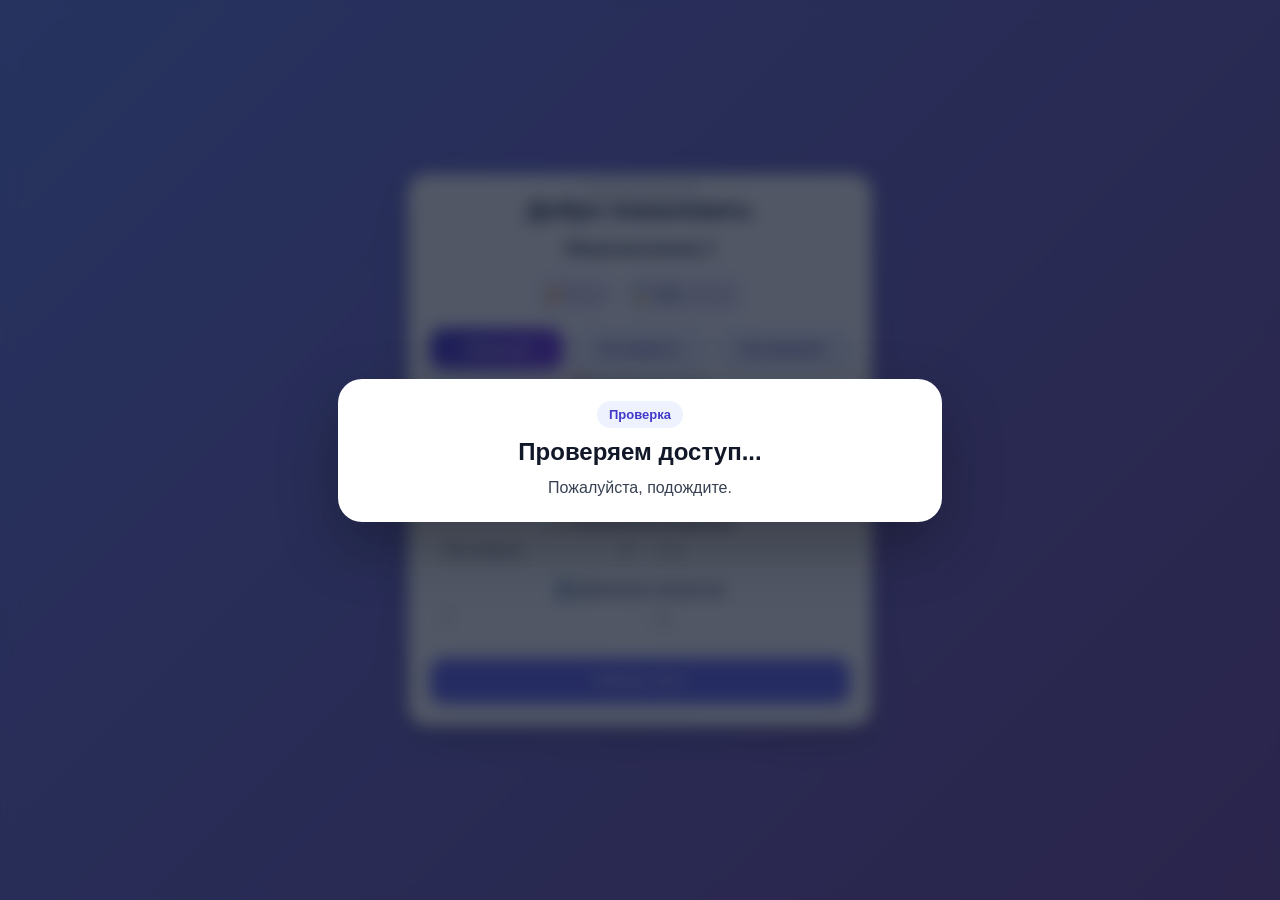
<file: index.html>
<!DOCTYPE html>
<html lang="ru" data-quiz-section="micro" data-quiz-storage="micro">
<head>
<meta charset="UTF-8">
<meta name="viewport" content="width=device-width, initial-scale=1">
<title>Тест</title>
<link rel="stylesheet" href="micro_style.css?v=20260508-limit-copy">
</head>
<body>
<div id="app"></div>
<script>
window.FRONTEND_BROWSER_ACCESS = true;
</script>
<script src="intro_hints.js?v=20260503-obf1"></script>
<script src="micro_script.js?v=20260508-limit-copy"></script>
</body>
</html>
</file>
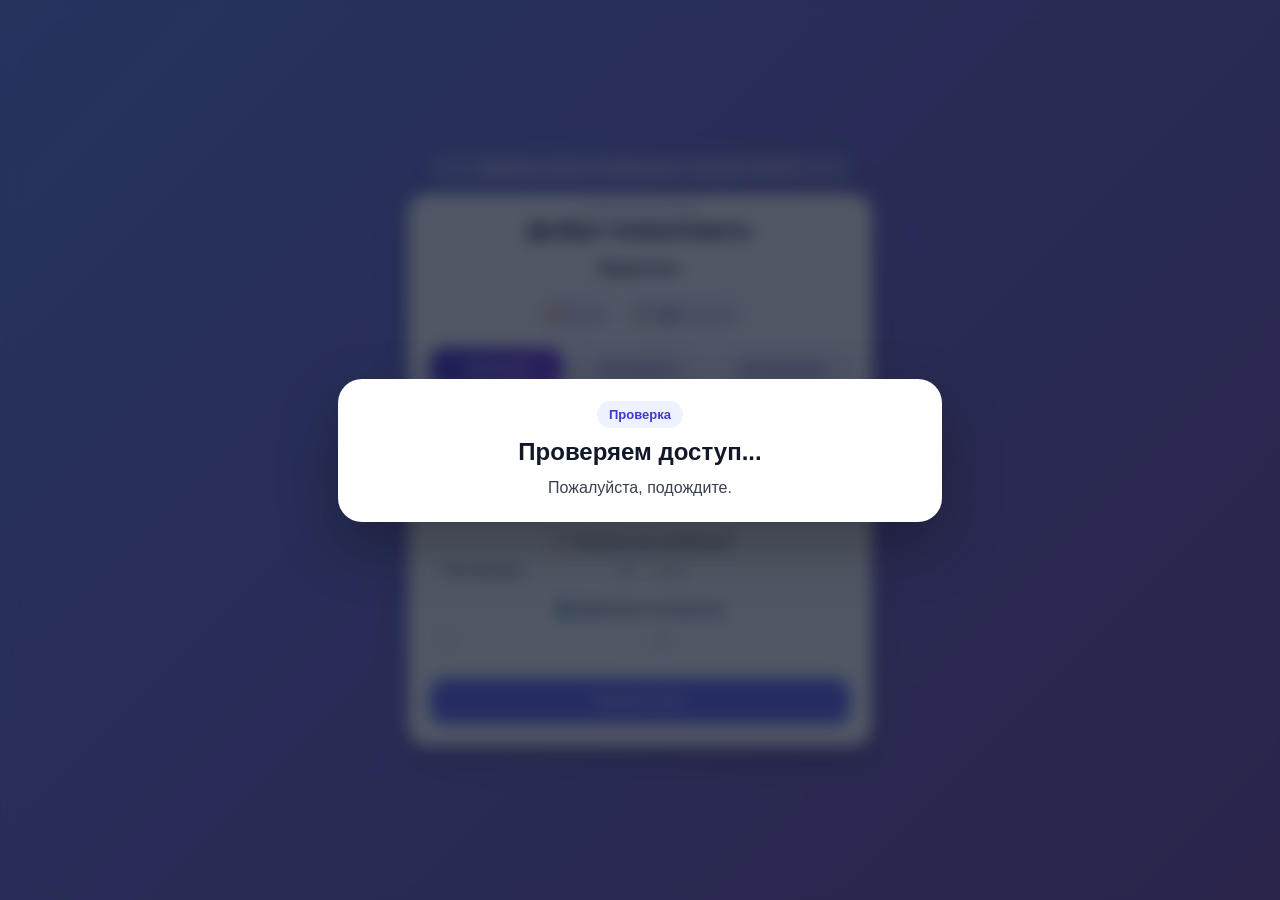
<file: marketing_index.html>
<!DOCTYPE html>
<html lang="ru" data-quiz-section="marketing" data-quiz-storage="marketing">
<head>
<meta charset="UTF-8">
<meta name="viewport" content="width=device-width, initial-scale=1">
<title>Маркетинг</title>
<link rel="stylesheet" href="micro_style.css?v=20260508-limit-copy">
</head>
<body>
<div id="app"></div>
<script>
window.FRONTEND_BROWSER_ACCESS = true;
</script>
<script src="intro_hints.js?v=20260503-obf1"></script>
<script src="micro_script.js?v=20260508-limit-copy"></script>
</body>
</html>
</file>
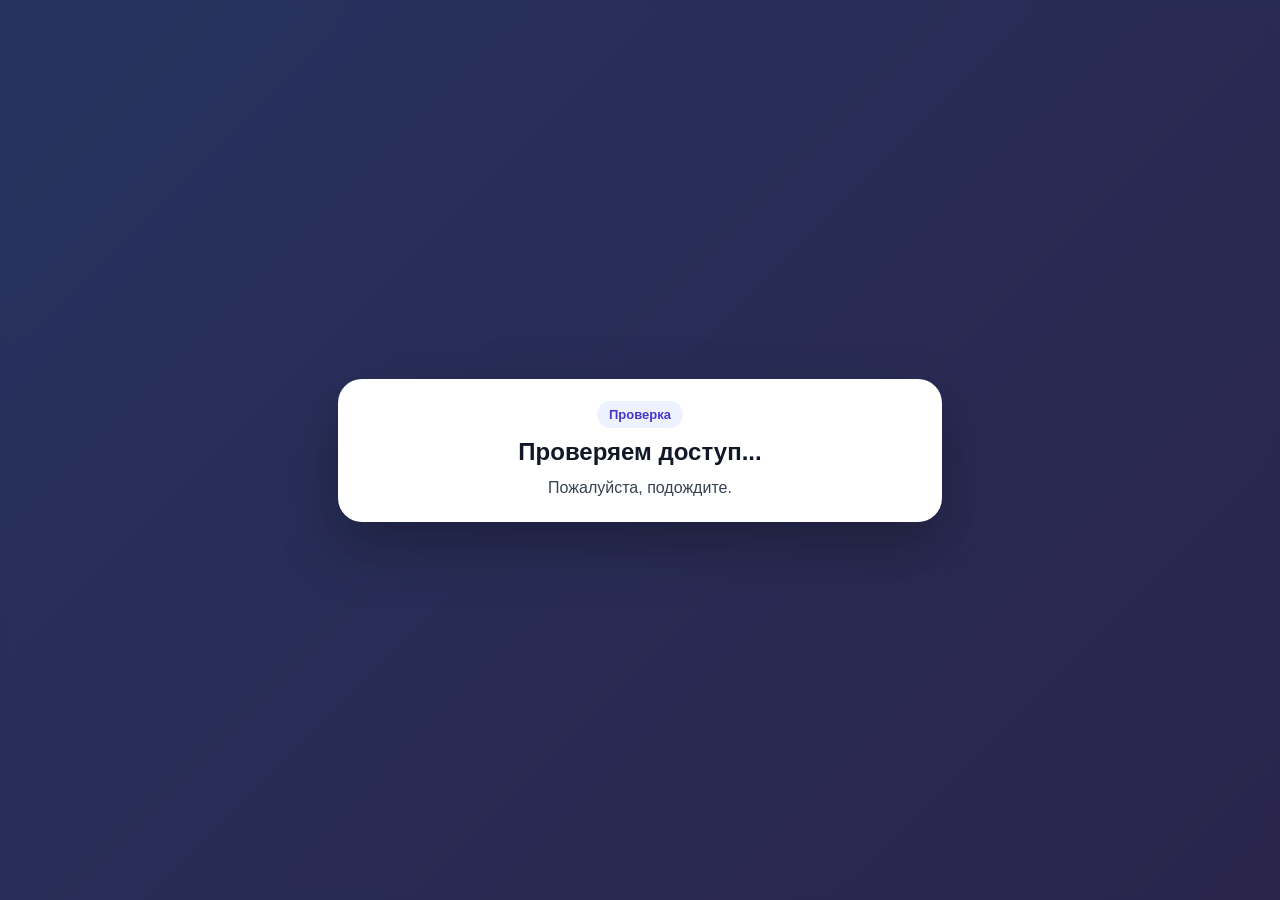
<file: marketing_test.html>
<!DOCTYPE html>
<html lang="ru" data-quiz-section="marketing" data-quiz-storage="marketing">
<head>
<meta charset="UTF-8">
<meta name="viewport" content="width=device-width, initial-scale=1">
<title>Маркетинг</title>
<link rel="stylesheet" href="micro_style.css?v=20260508-limit-copy">
</head>
<body class="quiz-test-page">
<div class="card">
<div id="timer"></div>
<div id="question"></div>
<div id="options"></div>
</div>
<script>
window.FRONTEND_BROWSER_ACCESS = true;
</script>
<script src="intro_hints.js?v=20260503-obf1"></script>
<script src="micro_script.js?v=20260508-limit-copy"></script>
</body>
</html>
</file>
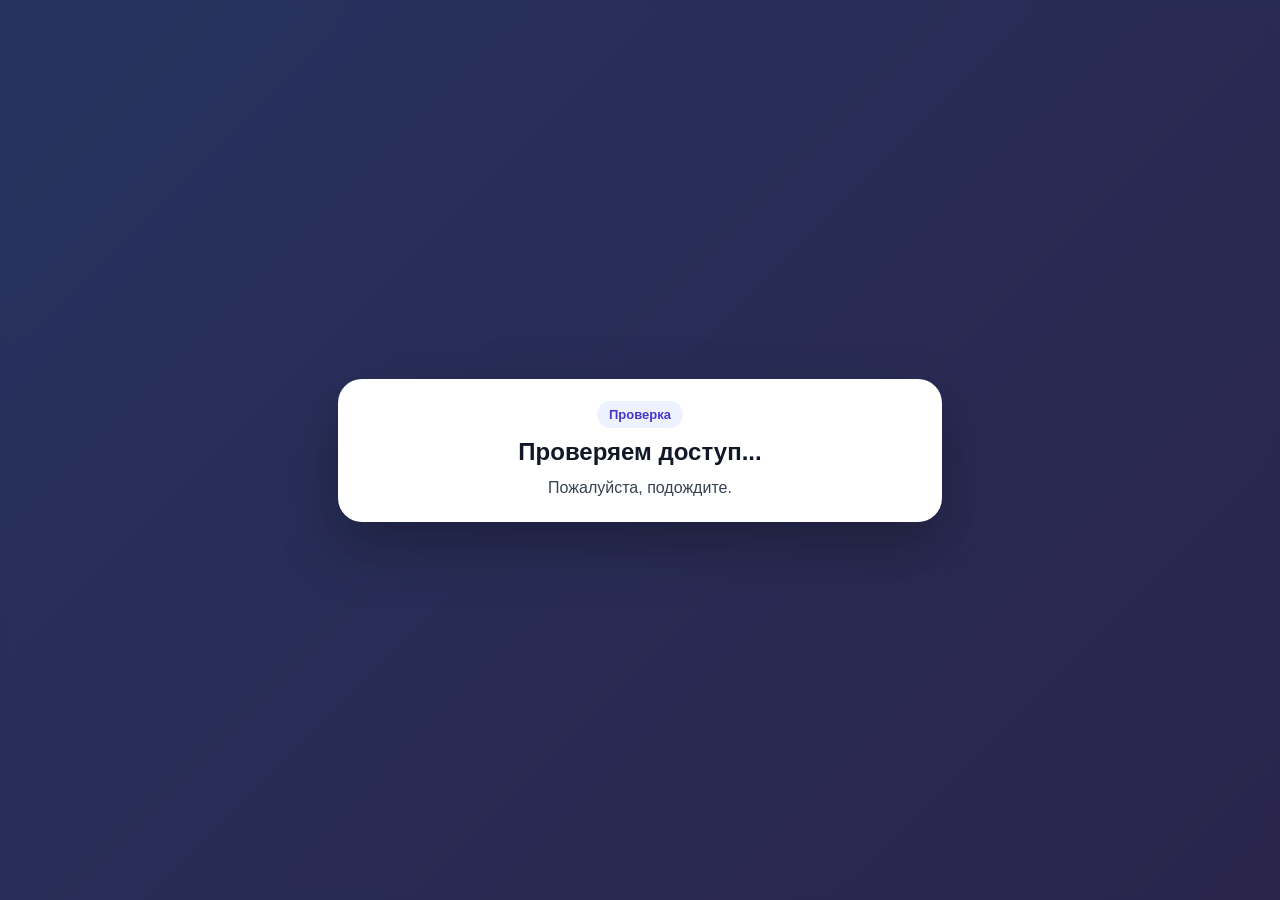
<file: micro_test.html>
<!DOCTYPE html>
<html lang="ru" data-quiz-section="micro" data-quiz-storage="micro">
<head>
    <meta charset="UTF-8">
    <meta name="viewport" content="width=device-width, initial-scale=1">
    <title>Тестирование</title>
    <link rel="stylesheet" href="micro_style.css?v=20260508-limit-copy">
</head>
<body class="quiz-test-page">
    <div class="card">
        <div id="timer"></div>
        <div id="question"></div>
        <div id="options"></div>
    </div>
    <script>
window.FRONTEND_BROWSER_ACCESS = true;
</script>
<script src="intro_hints.js?v=20260503-obf1"></script>
<script src="micro_script.js?v=20260508-limit-copy"></script>
</body>
</html>
</file>
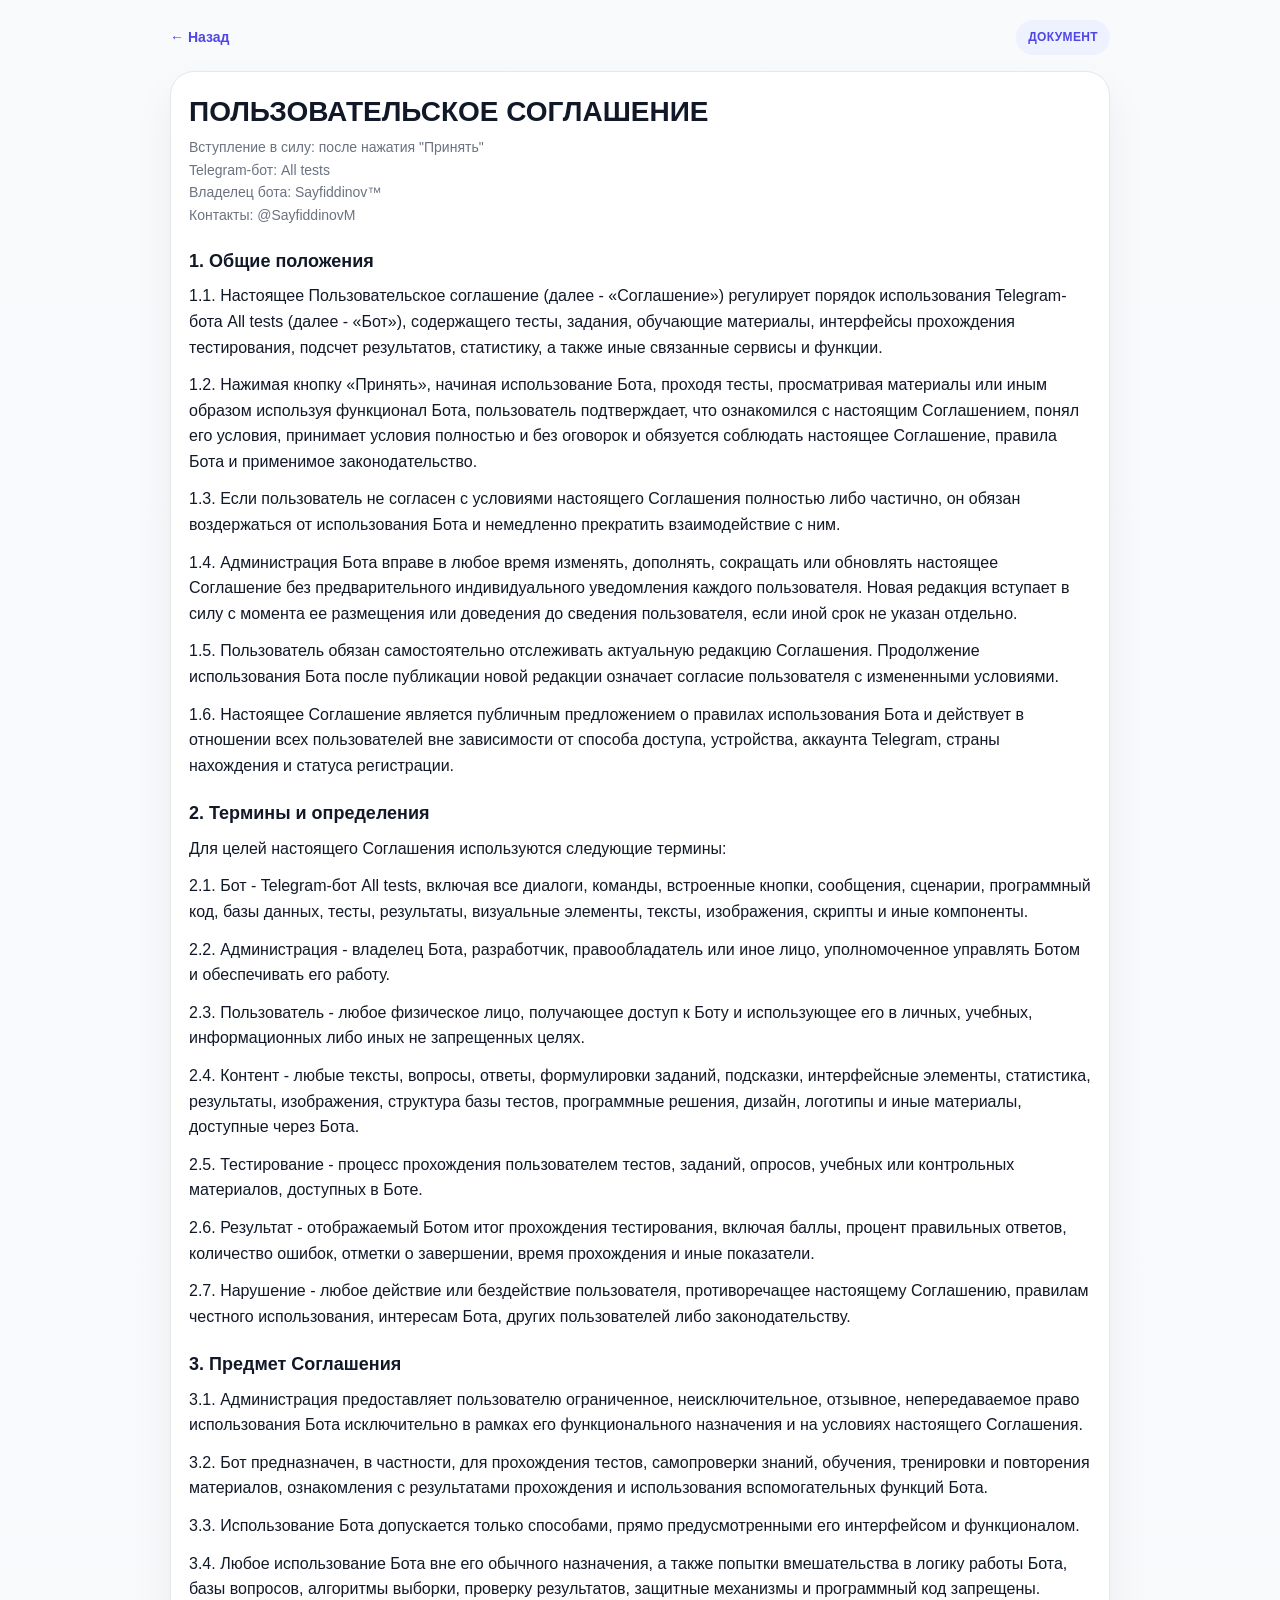
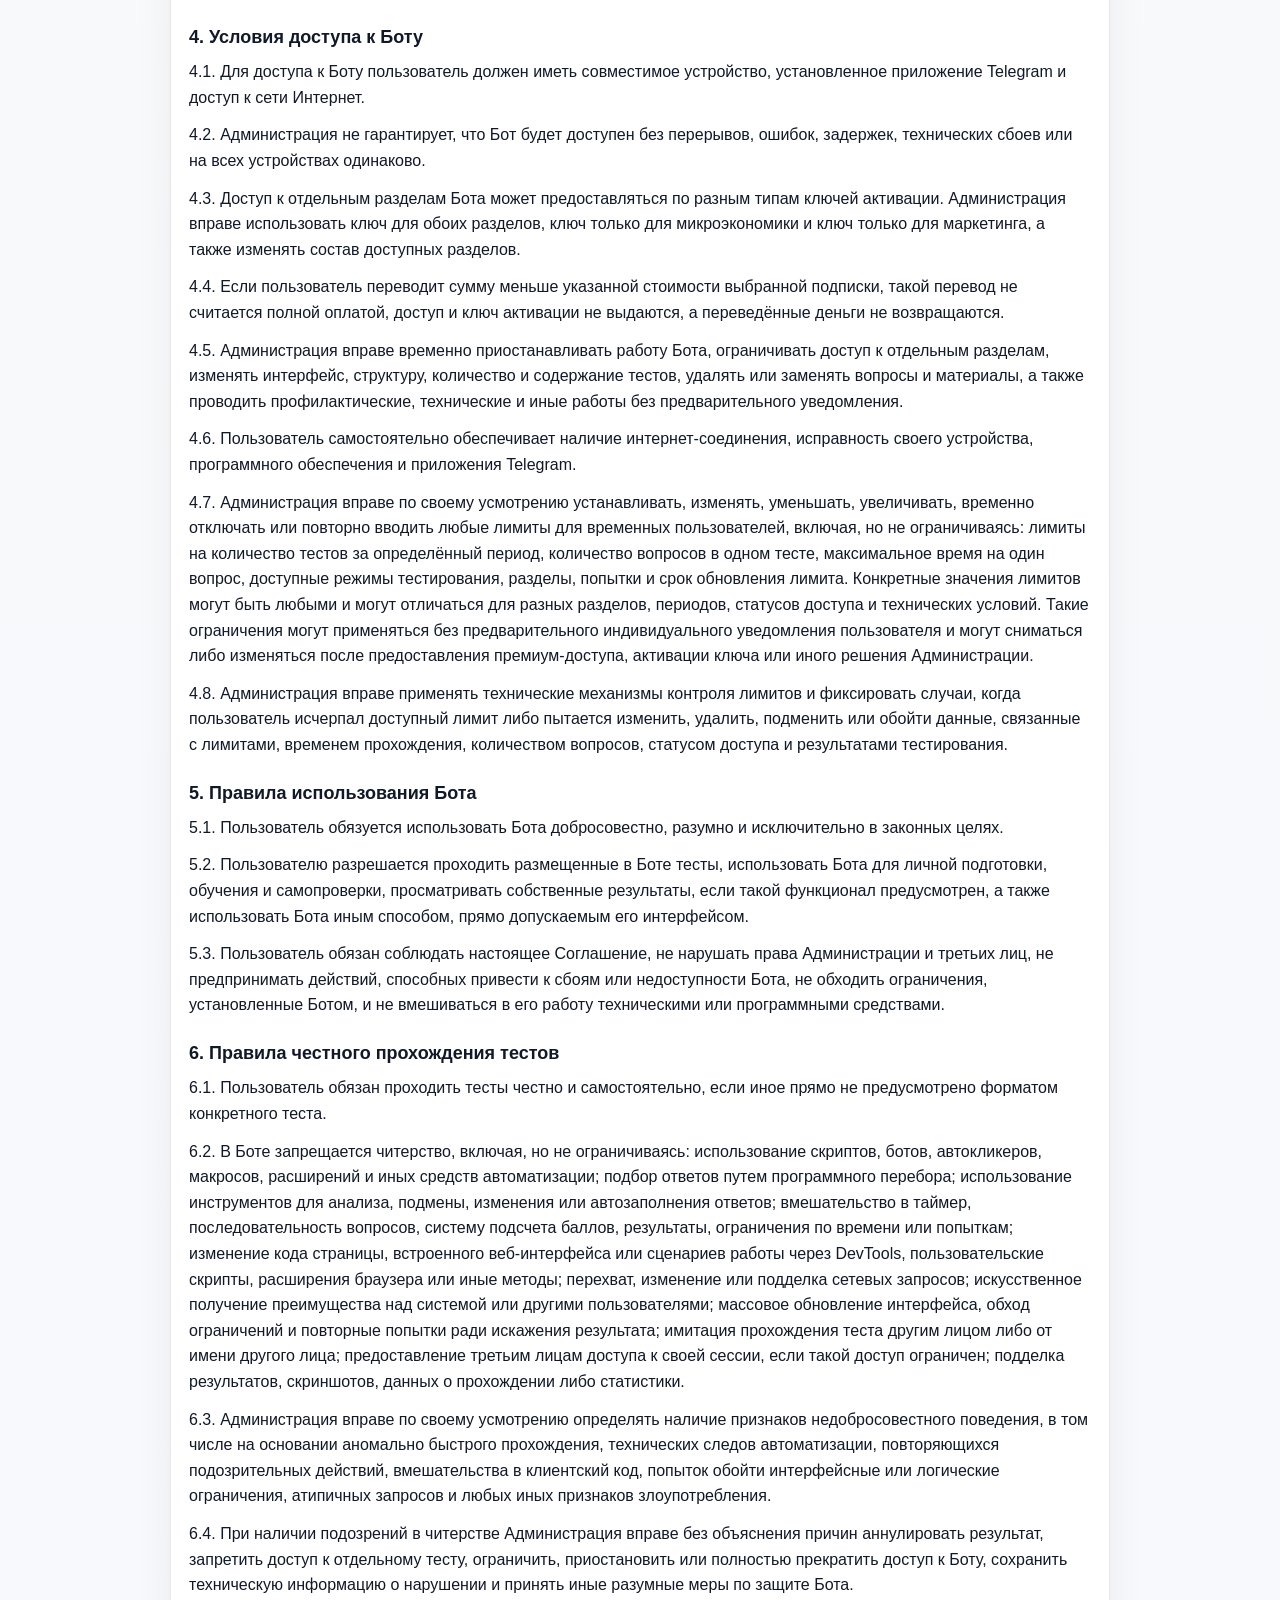
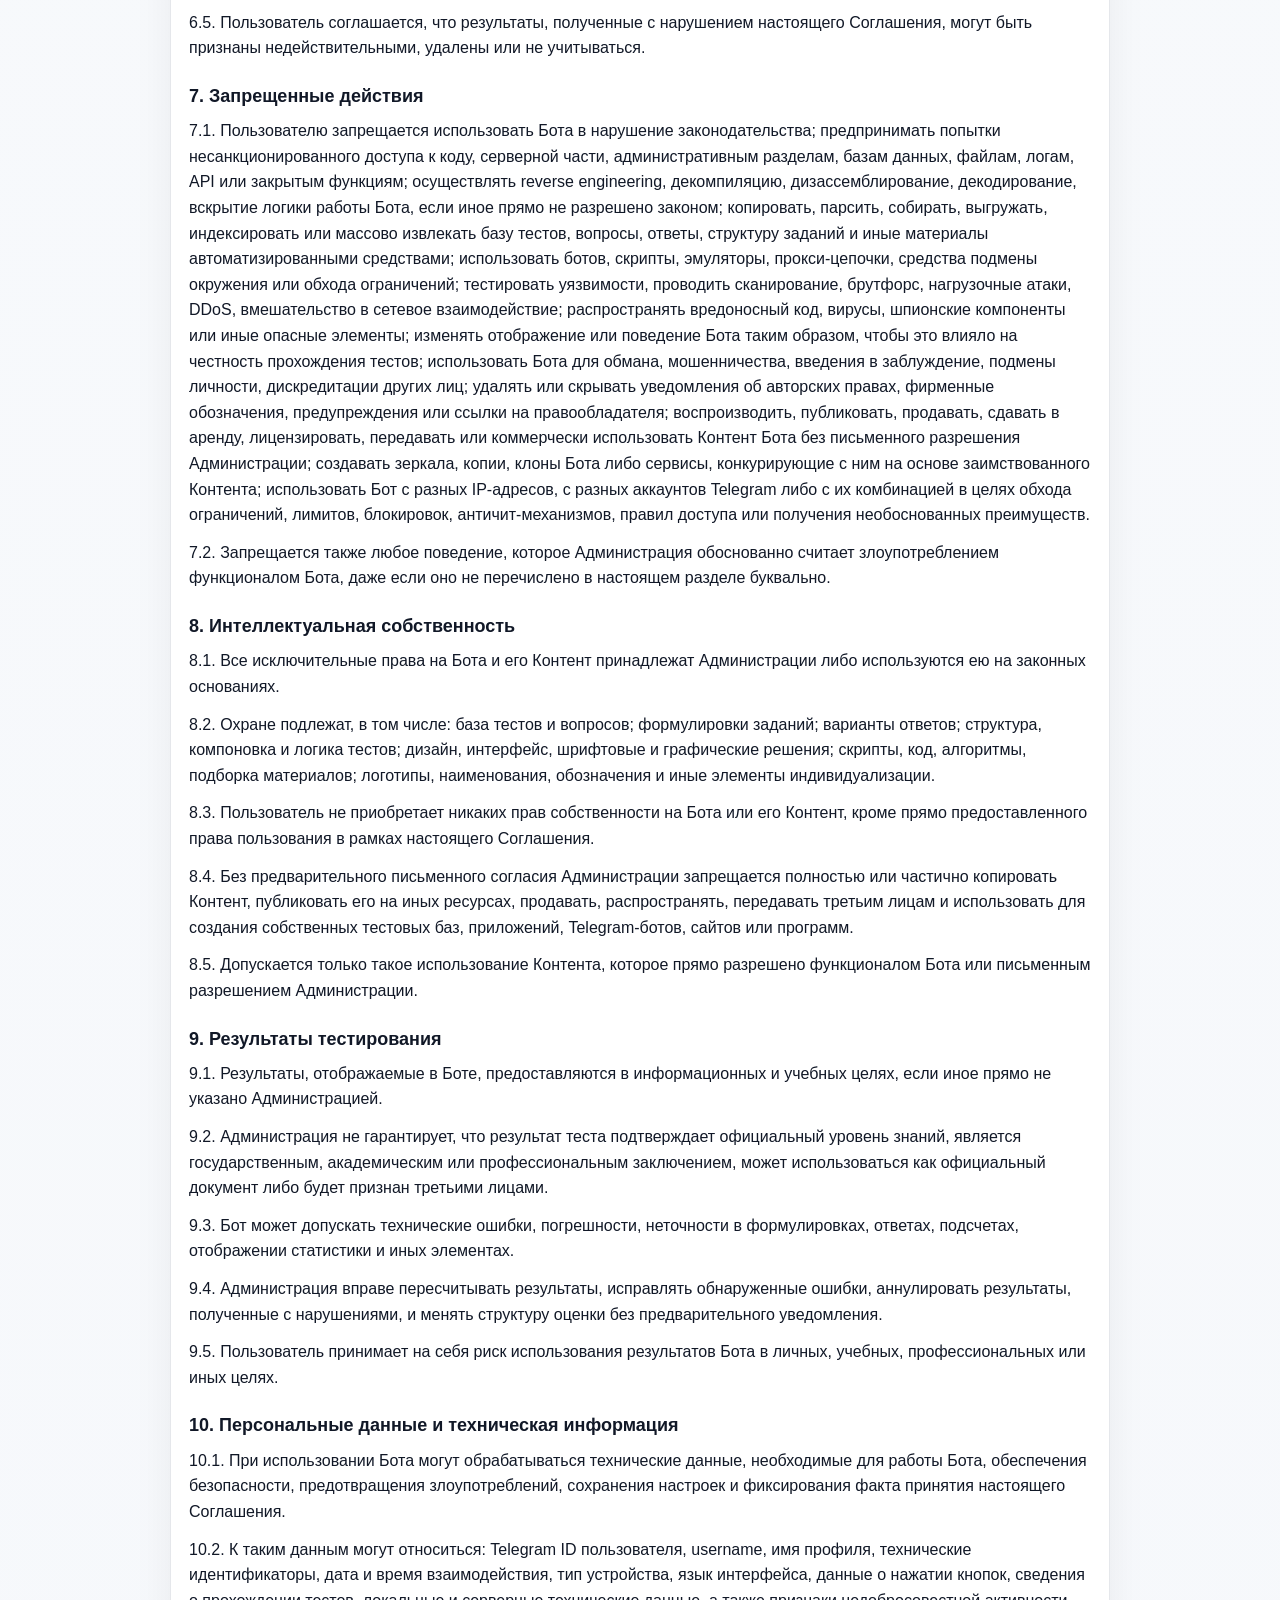
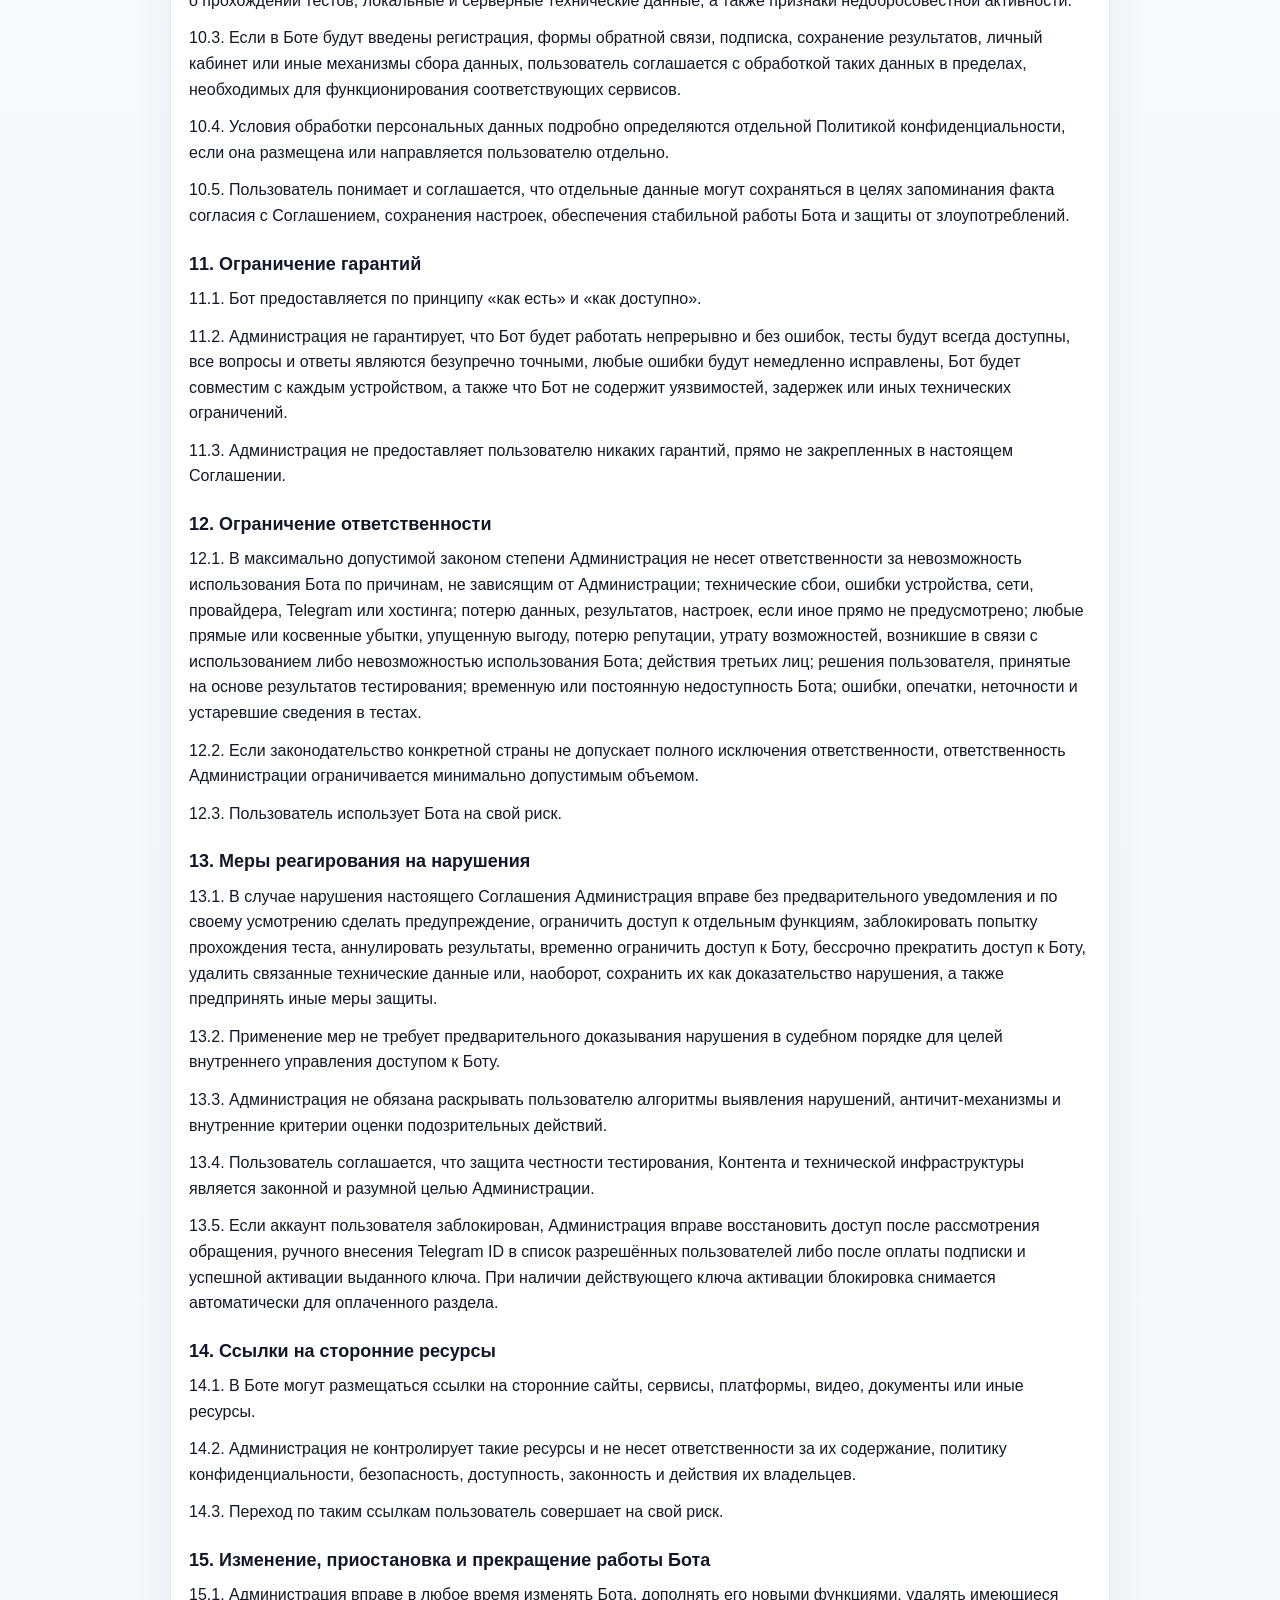
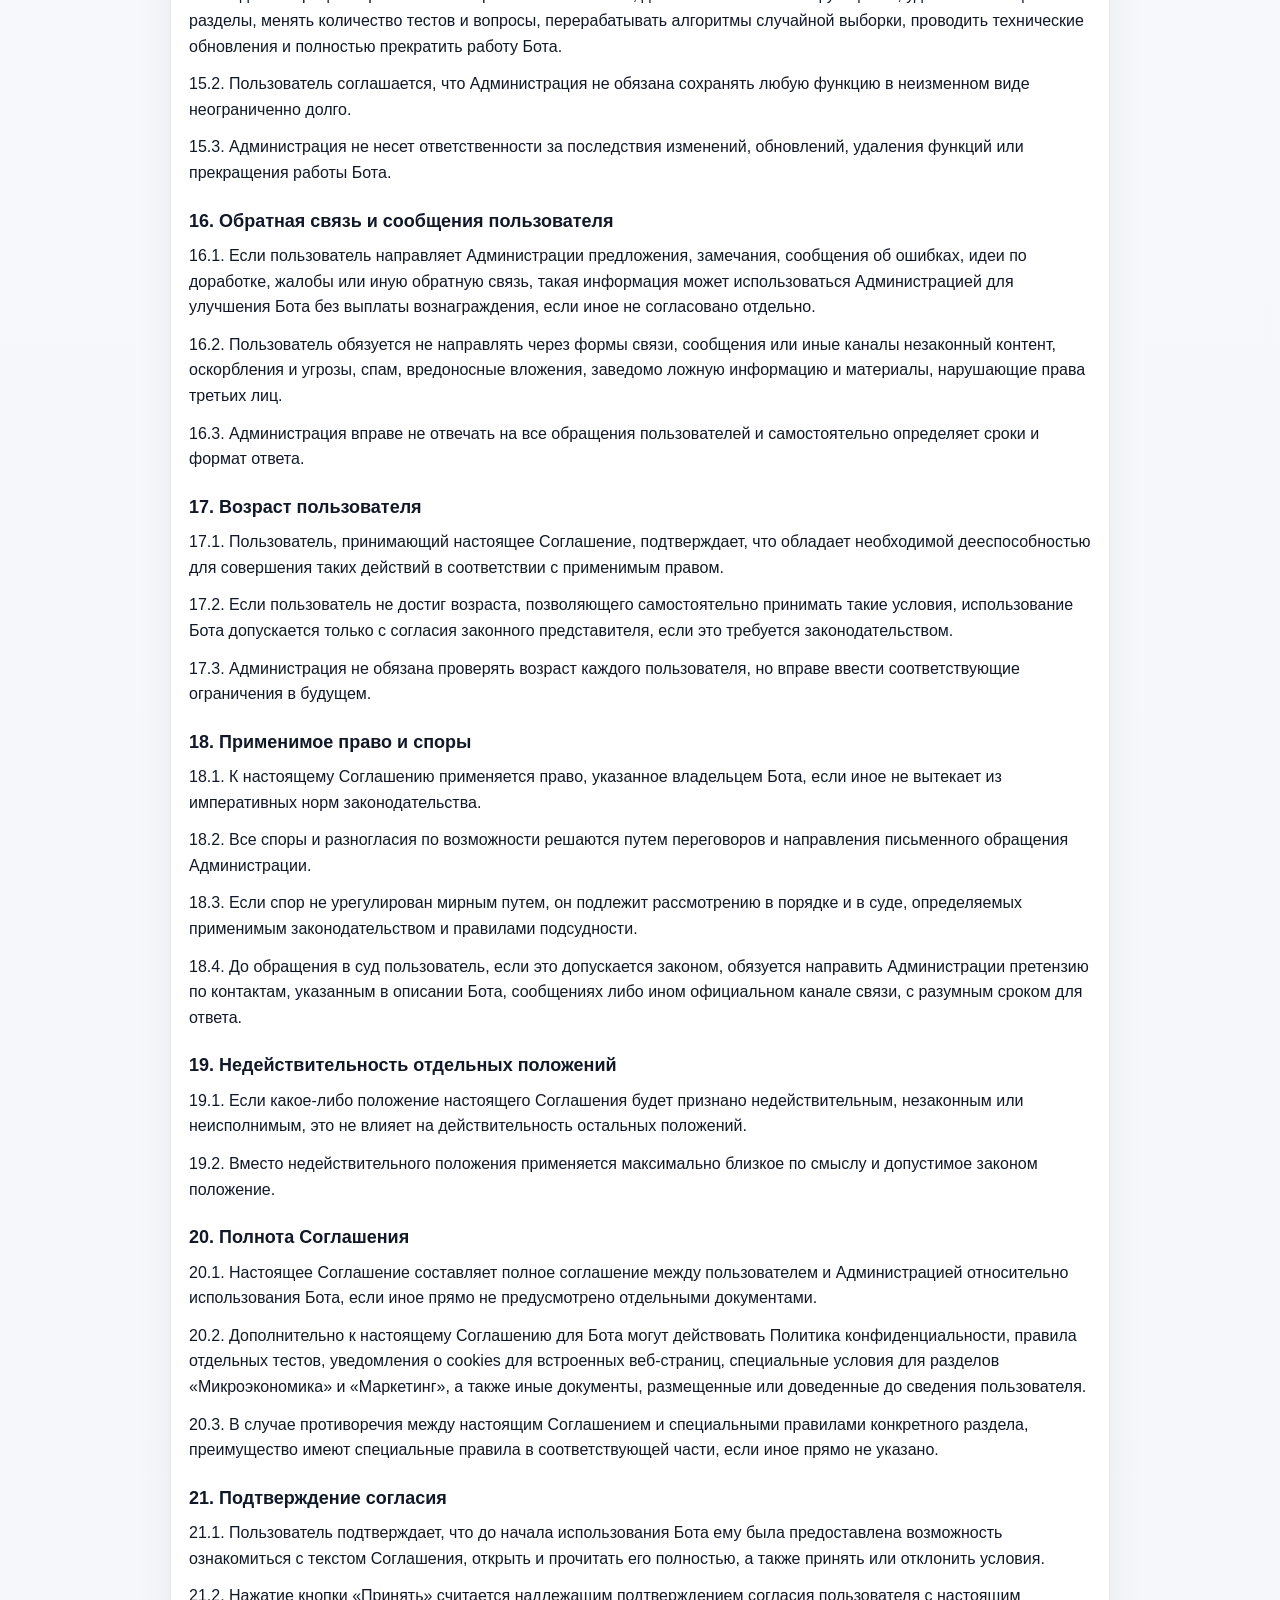
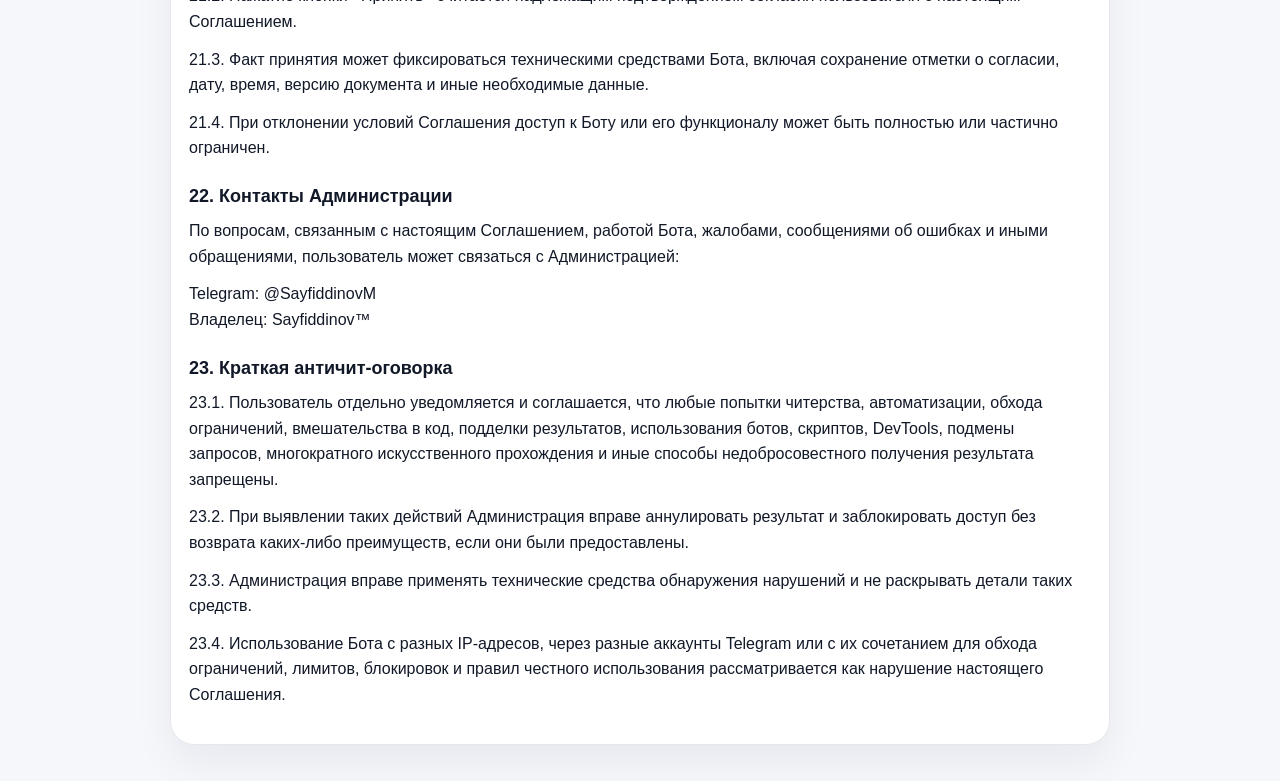
<file: user_agreement.html>
<!DOCTYPE html>
<html lang="ru">
<head>
  <meta charset="UTF-8">
  <meta name="viewport" content="width=device-width, initial-scale=1.0">
  <title>Пользовательское соглашение</title>
  <style>
    :root {
      --bg: #f5f7fb;
      --card: #ffffff;
      --text: #111827;
      --muted: #6b7280;
      --border: #e5e7eb;
      --accent: #4f46e5;
      --accent-soft: #eef2ff;
    }
    * { box-sizing: border-box; }
    body {
      margin: 0;
      font-family: Arial, sans-serif;
      background: linear-gradient(180deg, #f8fafc 0%, var(--bg) 100%);
      color: var(--text);
      line-height: 1.6;
    }
    .page {
      width: min(940px, calc(100% - 28px));
      margin: 0 auto;
      padding: 20px 0 36px;
    }
    .topbar {
      display: flex;
      align-items: center;
      justify-content: space-between;
      gap: 12px;
      margin-bottom: 16px;
    }
    .back-link {
      display: inline-flex;
      align-items: center;
      gap: 8px;
      text-decoration: none;
      color: var(--accent);
      font-weight: 700;
      font-size: 14px;
    }
    .badge {
      display: inline-flex;
      align-items: center;
      padding: 8px 12px;
      border-radius: 999px;
      background: var(--accent-soft);
      color: var(--accent);
      font-size: 12px;
      font-weight: 800;
      letter-spacing: .03em;
      text-transform: uppercase;
    }
    .card {
      background: var(--card);
      border: 1px solid var(--border);
      border-radius: 24px;
      padding: 24px 18px;
      box-shadow: 0 18px 40px rgba(15, 23, 42, 0.06);
    }
    .agreement-doc-title {
      margin: 0 0 8px;
      font-size: 28px;
      line-height: 1.15;
    }
    .agreement-doc-meta {
      margin: 0 0 22px;
      color: var(--muted);
      font-size: 14px;
    }
    .agreement-doc-section {
      margin: 24px 0 10px;
      font-size: 18px;
      line-height: 1.3;
    }
    p { margin: 0 0 12px; }
    .agreement-doc-note {
      padding: 14px 16px;
      border-radius: 16px;
      background: #fff7ed;
      border: 1px solid #fed7aa;
    }
    body.embedded .page { width: 100%; padding: 8px; }
    body.embedded .topbar { display: none; }
    body.embedded .card { border: none; box-shadow: none; padding: 10px 8px 18px; border-radius: 0; }
    body.embedded { background: #ffffff; }
  </style>
</head>
<body>
  <div class="page">
    <div class="topbar">
      <a class="back-link" href="index.html" onclick="if (history.length > 1) { history.back(); return false; }">← Назад</a>
      <div class="badge">Документ</div>
    </div>

    <main class="card">
      <h3 class="agreement-doc-title">ПОЛЬЗОВАТЕЛЬСКОЕ СОГЛАШЕНИЕ</h3>
            <p class="agreement-doc-meta">Вступление в силу: после нажатия "Принять"<br>Telegram-бот: All tests<br>Владелец бота: Sayfiddinov™<br>Контакты: @SayfiddinovM</p>
            <h4 class="agreement-doc-section">1. Общие положения</h4>
            <p>1.1. Настоящее Пользовательское соглашение (далее - «Соглашение») регулирует порядок использования Telegram-бота All tests (далее - «Бот»), содержащего тесты, задания, обучающие материалы, интерфейсы прохождения тестирования, подсчет результатов, статистику, а также иные связанные сервисы и функции.</p>
            <p>1.2. Нажимая кнопку «Принять», начиная использование Бота, проходя тесты, просматривая материалы или иным образом используя функционал Бота, пользователь подтверждает, что ознакомился с настоящим Соглашением, понял его условия, принимает условия полностью и без оговорок и обязуется соблюдать настоящее Соглашение, правила Бота и применимое законодательство.</p>
            <p>1.3. Если пользователь не согласен с условиями настоящего Соглашения полностью либо частично, он обязан воздержаться от использования Бота и немедленно прекратить взаимодействие с ним.</p>
            <p>1.4. Администрация Бота вправе в любое время изменять, дополнять, сокращать или обновлять настоящее Соглашение без предварительного индивидуального уведомления каждого пользователя. Новая редакция вступает в силу с момента ее размещения или доведения до сведения пользователя, если иной срок не указан отдельно.</p>
            <p>1.5. Пользователь обязан самостоятельно отслеживать актуальную редакцию Соглашения. Продолжение использования Бота после публикации новой редакции означает согласие пользователя с измененными условиями.</p>
            <p>1.6. Настоящее Соглашение является публичным предложением о правилах использования Бота и действует в отношении всех пользователей вне зависимости от способа доступа, устройства, аккаунта Telegram, страны нахождения и статуса регистрации.</p>
            <h4 class="agreement-doc-section">2. Термины и определения</h4>
            <p>Для целей настоящего Соглашения используются следующие термины:</p>
            <p>2.1. Бот - Telegram-бот All tests, включая все диалоги, команды, встроенные кнопки, сообщения, сценарии, программный код, базы данных, тесты, результаты, визуальные элементы, тексты, изображения, скрипты и иные компоненты.</p>
            <p>2.2. Администрация - владелец Бота, разработчик, правообладатель или иное лицо, уполномоченное управлять Ботом и обеспечивать его работу.</p>
            <p>2.3. Пользователь - любое физическое лицо, получающее доступ к Боту и использующее его в личных, учебных, информационных либо иных не запрещенных целях.</p>
            <p>2.4. Контент - любые тексты, вопросы, ответы, формулировки заданий, подсказки, интерфейсные элементы, статистика, результаты, изображения, структура базы тестов, программные решения, дизайн, логотипы и иные материалы, доступные через Бота.</p>
            <p>2.5. Тестирование - процесс прохождения пользователем тестов, заданий, опросов, учебных или контрольных материалов, доступных в Боте.</p>
            <p>2.6. Результат - отображаемый Ботом итог прохождения тестирования, включая баллы, процент правильных ответов, количество ошибок, отметки о завершении, время прохождения и иные показатели.</p>
            <p>2.7. Нарушение - любое действие или бездействие пользователя, противоречащее настоящему Соглашению, правилам честного использования, интересам Бота, других пользователей либо законодательству.</p>
            <h4 class="agreement-doc-section">3. Предмет Соглашения</h4>
            <p>3.1. Администрация предоставляет пользователю ограниченное, неисключительное, отзывное, непередаваемое право использования Бота исключительно в рамках его функционального назначения и на условиях настоящего Соглашения.</p>
            <p>3.2. Бот предназначен, в частности, для прохождения тестов, самопроверки знаний, обучения, тренировки и повторения материалов, ознакомления с результатами прохождения и использования вспомогательных функций Бота.</p>
            <p>3.3. Использование Бота допускается только способами, прямо предусмотренными его интерфейсом и функционалом.</p>
            <p>3.4. Любое использование Бота вне его обычного назначения, а также попытки вмешательства в логику работы Бота, базы вопросов, алгоритмы выборки, проверку результатов, защитные механизмы и программный код запрещены.</p>
            <h4 class="agreement-doc-section">4. Условия доступа к Боту</h4>
            <p>4.1. Для доступа к Боту пользователь должен иметь совместимое устройство, установленное приложение Telegram и доступ к сети Интернет.</p>
            <p>4.2. Администрация не гарантирует, что Бот будет доступен без перерывов, ошибок, задержек, технических сбоев или на всех устройствах одинаково.</p>
            <p>4.3. Доступ к отдельным разделам Бота может предоставляться по разным типам ключей активации. Администрация вправе использовать ключ для обоих разделов, ключ только для микроэкономики и ключ только для маркетинга, а также изменять состав доступных разделов.</p>
            <p>4.4. Если пользователь переводит сумму меньше указанной стоимости выбранной подписки, такой перевод не считается полной оплатой, доступ и ключ активации не выдаются, а переведённые деньги не возвращаются.</p>
            <p>4.5. Администрация вправе временно приостанавливать работу Бота, ограничивать доступ к отдельным разделам, изменять интерфейс, структуру, количество и содержание тестов, удалять или заменять вопросы и материалы, а также проводить профилактические, технические и иные работы без предварительного уведомления.</p>
            <p>4.6. Пользователь самостоятельно обеспечивает наличие интернет-соединения, исправность своего устройства, программного обеспечения и приложения Telegram.</p>
            <p>4.7. Администрация вправе по своему усмотрению устанавливать, изменять, уменьшать, увеличивать, временно отключать или повторно вводить любые лимиты для временных пользователей, включая, но не ограничиваясь: лимиты на количество тестов за определённый период, количество вопросов в одном тесте, максимальное время на один вопрос, доступные режимы тестирования, разделы, попытки и срок обновления лимита. Конкретные значения лимитов могут быть любыми и могут отличаться для разных разделов, периодов, статусов доступа и технических условий. Такие ограничения могут применяться без предварительного индивидуального уведомления пользователя и могут сниматься либо изменяться после предоставления премиум-доступа, активации ключа или иного решения Администрации.</p>
            <p>4.8. Администрация вправе применять технические механизмы контроля лимитов и фиксировать случаи, когда пользователь исчерпал доступный лимит либо пытается изменить, удалить, подменить или обойти данные, связанные с лимитами, временем прохождения, количеством вопросов, статусом доступа и результатами тестирования.</p>
            <h4 class="agreement-doc-section">5. Правила использования Бота</h4>
            <p>5.1. Пользователь обязуется использовать Бота добросовестно, разумно и исключительно в законных целях.</p>
            <p>5.2. Пользователю разрешается проходить размещенные в Боте тесты, использовать Бота для личной подготовки, обучения и самопроверки, просматривать собственные результаты, если такой функционал предусмотрен, а также использовать Бота иным способом, прямо допускаемым его интерфейсом.</p>
            <p>5.3. Пользователь обязан соблюдать настоящее Соглашение, не нарушать права Администрации и третьих лиц, не предпринимать действий, способных привести к сбоям или недоступности Бота, не обходить ограничения, установленные Ботом, и не вмешиваться в его работу техническими или программными средствами.</p>
            <h4 class="agreement-doc-section">6. Правила честного прохождения тестов</h4>
            <p>6.1. Пользователь обязан проходить тесты честно и самостоятельно, если иное прямо не предусмотрено форматом конкретного теста.</p>
            <p>6.2. В Боте запрещается читерство, включая, но не ограничиваясь: использование скриптов, ботов, автокликеров, макросов, расширений и иных средств автоматизации; подбор ответов путем программного перебора; использование инструментов для анализа, подмены, изменения или автозаполнения ответов; вмешательство в таймер, последовательность вопросов, систему подсчета баллов, результаты, ограничения по времени или попыткам; изменение кода страницы, встроенного веб-интерфейса или сценариев работы через DevTools, пользовательские скрипты, расширения браузера или иные методы; перехват, изменение или подделка сетевых запросов; искусственное получение преимущества над системой или другими пользователями; массовое обновление интерфейса, обход ограничений и повторные попытки ради искажения результата; имитация прохождения теста другим лицом либо от имени другого лица; предоставление третьим лицам доступа к своей сессии, если такой доступ ограничен; подделка результатов, скриншотов, данных о прохождении либо статистики.</p>
            <p>6.3. Администрация вправе по своему усмотрению определять наличие признаков недобросовестного поведения, в том числе на основании аномально быстрого прохождения, технических следов автоматизации, повторяющихся подозрительных действий, вмешательства в клиентский код, попыток обойти интерфейсные или логические ограничения, атипичных запросов и любых иных признаков злоупотребления.</p>
            <p>6.4. При наличии подозрений в читерстве Администрация вправе без объяснения причин аннулировать результат, запретить доступ к отдельному тесту, ограничить, приостановить или полностью прекратить доступ к Боту, сохранить техническую информацию о нарушении и принять иные разумные меры по защите Бота.</p>
            <p>6.5. Пользователь соглашается, что результаты, полученные с нарушением настоящего Соглашения, могут быть признаны недействительными, удалены или не учитываться.</p>
            <h4 class="agreement-doc-section">7. Запрещенные действия</h4>
            <p>7.1. Пользователю запрещается использовать Бота в нарушение законодательства; предпринимать попытки несанкционированного доступа к коду, серверной части, административным разделам, базам данных, файлам, логам, API или закрытым функциям; осуществлять reverse engineering, декомпиляцию, дизассемблирование, декодирование, вскрытие логики работы Бота, если иное прямо не разрешено законом; копировать, парсить, собирать, выгружать, индексировать или массово извлекать базу тестов, вопросы, ответы, структуру заданий и иные материалы автоматизированными средствами; использовать ботов, скрипты, эмуляторы, прокси-цепочки, средства подмены окружения или обхода ограничений; тестировать уязвимости, проводить сканирование, брутфорс, нагрузочные атаки, DDoS, вмешательство в сетевое взаимодействие; распространять вредоносный код, вирусы, шпионские компоненты или иные опасные элементы; изменять отображение или поведение Бота таким образом, чтобы это влияло на честность прохождения тестов; использовать Бота для обмана, мошенничества, введения в заблуждение, подмены личности, дискредитации других лиц; удалять или скрывать уведомления об авторских правах, фирменные обозначения, предупреждения или ссылки на правообладателя; воспроизводить, публиковать, продавать, сдавать в аренду, лицензировать, передавать или коммерчески использовать Контент Бота без письменного разрешения Администрации; создавать зеркала, копии, клоны Бота либо сервисы, конкурирующие с ним на основе заимствованного Контента; использовать Бот с разных IP-адресов, с разных аккаунтов Telegram либо с их комбинацией в целях обхода ограничений, лимитов, блокировок, античит-механизмов, правил доступа или получения необоснованных преимуществ.</p>
            <p>7.2. Запрещается также любое поведение, которое Администрация обоснованно считает злоупотреблением функционалом Бота, даже если оно не перечислено в настоящем разделе буквально.</p>
            <h4 class="agreement-doc-section">8. Интеллектуальная собственность</h4>
            <p>8.1. Все исключительные права на Бота и его Контент принадлежат Администрации либо используются ею на законных основаниях.</p>
            <p>8.2. Охране подлежат, в том числе: база тестов и вопросов; формулировки заданий; варианты ответов; структура, компоновка и логика тестов; дизайн, интерфейс, шрифтовые и графические решения; скрипты, код, алгоритмы, подборка материалов; логотипы, наименования, обозначения и иные элементы индивидуализации.</p>
            <p>8.3. Пользователь не приобретает никаких прав собственности на Бота или его Контент, кроме прямо предоставленного права пользования в рамках настоящего Соглашения.</p>
            <p>8.4. Без предварительного письменного согласия Администрации запрещается полностью или частично копировать Контент, публиковать его на иных ресурсах, продавать, распространять, передавать третьим лицам и использовать для создания собственных тестовых баз, приложений, Telegram-ботов, сайтов или программ.</p>
            <p>8.5. Допускается только такое использование Контента, которое прямо разрешено функционалом Бота или письменным разрешением Администрации.</p>
            <h4 class="agreement-doc-section">9. Результаты тестирования</h4>
            <p>9.1. Результаты, отображаемые в Боте, предоставляются в информационных и учебных целях, если иное прямо не указано Администрацией.</p>
            <p>9.2. Администрация не гарантирует, что результат теста подтверждает официальный уровень знаний, является государственным, академическим или профессиональным заключением, может использоваться как официальный документ либо будет признан третьими лицами.</p>
            <p>9.3. Бот может допускать технические ошибки, погрешности, неточности в формулировках, ответах, подсчетах, отображении статистики и иных элементах.</p>
            <p>9.4. Администрация вправе пересчитывать результаты, исправлять обнаруженные ошибки, аннулировать результаты, полученные с нарушениями, и менять структуру оценки без предварительного уведомления.</p>
            <p>9.5. Пользователь принимает на себя риск использования результатов Бота в личных, учебных, профессиональных или иных целях.</p>
            <h4 class="agreement-doc-section">10. Персональные данные и техническая информация</h4>
            <p>10.1. При использовании Бота могут обрабатываться технические данные, необходимые для работы Бота, обеспечения безопасности, предотвращения злоупотреблений, сохранения настроек и фиксирования факта принятия настоящего Соглашения.</p>
            <p>10.2. К таким данным могут относиться: Telegram ID пользователя, username, имя профиля, технические идентификаторы, дата и время взаимодействия, тип устройства, язык интерфейса, данные о нажатии кнопок, сведения о прохождении тестов, локальные и серверные технические данные, а также признаки недобросовестной активности.</p>
            <p>10.3. Если в Боте будут введены регистрация, формы обратной связи, подписка, сохранение результатов, личный кабинет или иные механизмы сбора данных, пользователь соглашается с обработкой таких данных в пределах, необходимых для функционирования соответствующих сервисов.</p>
            <p>10.4. Условия обработки персональных данных подробно определяются отдельной Политикой конфиденциальности, если она размещена или направляется пользователю отдельно.</p>
            <p>10.5. Пользователь понимает и соглашается, что отдельные данные могут сохраняться в целях запоминания факта согласия с Соглашением, сохранения настроек, обеспечения стабильной работы Бота и защиты от злоупотреблений.</p>
            <h4 class="agreement-doc-section">11. Ограничение гарантий</h4>
            <p>11.1. Бот предоставляется по принципу «как есть» и «как доступно».</p>
            <p>11.2. Администрация не гарантирует, что Бот будет работать непрерывно и без ошибок, тесты будут всегда доступны, все вопросы и ответы являются безупречно точными, любые ошибки будут немедленно исправлены, Бот будет совместим с каждым устройством, а также что Бот не содержит уязвимостей, задержек или иных технических ограничений.</p>
            <p>11.3. Администрация не предоставляет пользователю никаких гарантий, прямо не закрепленных в настоящем Соглашении.</p>
            <h4 class="agreement-doc-section">12. Ограничение ответственности</h4>
            <p>12.1. В максимально допустимой законом степени Администрация не несет ответственности за невозможность использования Бота по причинам, не зависящим от Администрации; технические сбои, ошибки устройства, сети, провайдера, Telegram или хостинга; потерю данных, результатов, настроек, если иное прямо не предусмотрено; любые прямые или косвенные убытки, упущенную выгоду, потерю репутации, утрату возможностей, возникшие в связи с использованием либо невозможностью использования Бота; действия третьих лиц; решения пользователя, принятые на основе результатов тестирования; временную или постоянную недоступность Бота; ошибки, опечатки, неточности и устаревшие сведения в тестах.</p>
            <p>12.2. Если законодательство конкретной страны не допускает полного исключения ответственности, ответственность Администрации ограничивается минимально допустимым объемом.</p>
            <p>12.3. Пользователь использует Бота на свой риск.</p>
            <h4 class="agreement-doc-section">13. Меры реагирования на нарушения</h4>
            <p>13.1. В случае нарушения настоящего Соглашения Администрация вправе без предварительного уведомления и по своему усмотрению сделать предупреждение, ограничить доступ к отдельным функциям, заблокировать попытку прохождения теста, аннулировать результаты, временно ограничить доступ к Боту, бессрочно прекратить доступ к Боту, удалить связанные технические данные или, наоборот, сохранить их как доказательство нарушения, а также предпринять иные меры защиты.</p>
            <p>13.2. Применение мер не требует предварительного доказывания нарушения в судебном порядке для целей внутреннего управления доступом к Боту.</p>
            <p>13.3. Администрация не обязана раскрывать пользователю алгоритмы выявления нарушений, античит-механизмы и внутренние критерии оценки подозрительных действий.</p>
            <p>13.4. Пользователь соглашается, что защита честности тестирования, Контента и технической инфраструктуры является законной и разумной целью Администрации.</p>
            <p>13.5. Если аккаунт пользователя заблокирован, Администрация вправе восстановить доступ после рассмотрения обращения, ручного внесения Telegram ID в список разрешённых пользователей либо после оплаты подписки и успешной активации выданного ключа. При наличии действующего ключа активации блокировка снимается автоматически для оплаченного раздела.</p>
            <h4 class="agreement-doc-section">14. Ссылки на сторонние ресурсы</h4>
            <p>14.1. В Боте могут размещаться ссылки на сторонние сайты, сервисы, платформы, видео, документы или иные ресурсы.</p>
            <p>14.2. Администрация не контролирует такие ресурсы и не несет ответственности за их содержание, политику конфиденциальности, безопасность, доступность, законность и действия их владельцев.</p>
            <p>14.3. Переход по таким ссылкам пользователь совершает на свой риск.</p>
            <h4 class="agreement-doc-section">15. Изменение, приостановка и прекращение работы Бота</h4>
            <p>15.1. Администрация вправе в любое время изменять Бота, дополнять его новыми функциями, удалять имеющиеся разделы, менять количество тестов и вопросы, перерабатывать алгоритмы случайной выборки, проводить технические обновления и полностью прекратить работу Бота.</p>
            <p>15.2. Пользователь соглашается, что Администрация не обязана сохранять любую функцию в неизменном виде неограниченно долго.</p>
            <p>15.3. Администрация не несет ответственности за последствия изменений, обновлений, удаления функций или прекращения работы Бота.</p>
            <h4 class="agreement-doc-section">16. Обратная связь и сообщения пользователя</h4>
            <p>16.1. Если пользователь направляет Администрации предложения, замечания, сообщения об ошибках, идеи по доработке, жалобы или иную обратную связь, такая информация может использоваться Администрацией для улучшения Бота без выплаты вознаграждения, если иное не согласовано отдельно.</p>
            <p>16.2. Пользователь обязуется не направлять через формы связи, сообщения или иные каналы незаконный контент, оскорбления и угрозы, спам, вредоносные вложения, заведомо ложную информацию и материалы, нарушающие права третьих лиц.</p>
            <p>16.3. Администрация вправе не отвечать на все обращения пользователей и самостоятельно определяет сроки и формат ответа.</p>
            <h4 class="agreement-doc-section">17. Возраст пользователя</h4>
            <p>17.1. Пользователь, принимающий настоящее Соглашение, подтверждает, что обладает необходимой дееспособностью для совершения таких действий в соответствии с применимым правом.</p>
            <p>17.2. Если пользователь не достиг возраста, позволяющего самостоятельно принимать такие условия, использование Бота допускается только с согласия законного представителя, если это требуется законодательством.</p>
            <p>17.3. Администрация не обязана проверять возраст каждого пользователя, но вправе ввести соответствующие ограничения в будущем.</p>
            <h4 class="agreement-doc-section">18. Применимое право и споры</h4>
            <p>18.1. К настоящему Соглашению применяется право, указанное владельцем Бота, если иное не вытекает из императивных норм законодательства.</p>
            <p>18.2. Все споры и разногласия по возможности решаются путем переговоров и направления письменного обращения Администрации.</p>
            <p>18.3. Если спор не урегулирован мирным путем, он подлежит рассмотрению в порядке и в суде, определяемых применимым законодательством и правилами подсудности.</p>
            <p>18.4. До обращения в суд пользователь, если это допускается законом, обязуется направить Администрации претензию по контактам, указанным в описании Бота, сообщениях либо ином официальном канале связи, с разумным сроком для ответа.</p>
            <h4 class="agreement-doc-section">19. Недействительность отдельных положений</h4>
            <p>19.1. Если какое-либо положение настоящего Соглашения будет признано недействительным, незаконным или неисполнимым, это не влияет на действительность остальных положений.</p>
            <p>19.2. Вместо недействительного положения применяется максимально близкое по смыслу и допустимое законом положение.</p>
            <h4 class="agreement-doc-section">20. Полнота Соглашения</h4>
            <p>20.1. Настоящее Соглашение составляет полное соглашение между пользователем и Администрацией относительно использования Бота, если иное прямо не предусмотрено отдельными документами.</p>
            <p>20.2. Дополнительно к настоящему Соглашению для Бота могут действовать Политика конфиденциальности, правила отдельных тестов, уведомления о cookies для встроенных веб-страниц, специальные условия для разделов «Микроэкономика» и «Маркетинг», а также иные документы, размещенные или доведенные до сведения пользователя.</p>
            <p>20.3. В случае противоречия между настоящим Соглашением и специальными правилами конкретного раздела, преимущество имеют специальные правила в соответствующей части, если иное прямо не указано.</p>
            <h4 class="agreement-doc-section">21. Подтверждение согласия</h4>
            <p>21.1. Пользователь подтверждает, что до начала использования Бота ему была предоставлена возможность ознакомиться с текстом Соглашения, открыть и прочитать его полностью, а также принять или отклонить условия.</p>
            <p>21.2. Нажатие кнопки «Принять» считается надлежащим подтверждением согласия пользователя с настоящим Соглашением.</p>
            <p>21.3. Факт принятия может фиксироваться техническими средствами Бота, включая сохранение отметки о согласии, дату, время, версию документа и иные необходимые данные.</p>
            <p>21.4. При отклонении условий Соглашения доступ к Боту или его функционалу может быть полностью или частично ограничен.</p>
            <h4 class="agreement-doc-section">22. Контакты Администрации</h4>
            <p>По вопросам, связанным с настоящим Соглашением, работой Бота, жалобами, сообщениями об ошибках и иными обращениями, пользователь может связаться с Администрацией:</p>
            <p>Telegram: @SayfiddinovM<br>Владелец: Sayfiddinov™</p>
            <h4 class="agreement-doc-section">23. Краткая античит-оговорка</h4>
            <p>23.1. Пользователь отдельно уведомляется и соглашается, что любые попытки читерства, автоматизации, обхода ограничений, вмешательства в код, подделки результатов, использования ботов, скриптов, DevTools, подмены запросов, многократного искусственного прохождения и иные способы недобросовестного получения результата запрещены.</p>
            <p>23.2. При выявлении таких действий Администрация вправе аннулировать результат и заблокировать доступ без возврата каких-либо преимуществ, если они были предоставлены.</p>
            <p>23.3. Администрация вправе применять технические средства обнаружения нарушений и не раскрывать детали таких средств.</p>
            <p>23.4. Использование Бота с разных IP-адресов, через разные аккаунты Telegram или с их сочетанием для обхода ограничений, лимитов, блокировок и правил честного использования рассматривается как нарушение настоящего Соглашения.</p>
    </main>
  </div>
  <script>
    if (window.self !== window.top || new URLSearchParams(window.location.search).get('embed') === '1') {
      document.body.classList.add('embedded');
    }
  </script>
</body>
</html>
</file>
<file: micro_style.css>
/* ===== BODY ===== */
body {
    margin: 0;
    min-height: 100vh;
    font-family: -apple-system, BlinkMacSystemFont, "Segoe UI", Roboto, Inter, Arial, sans-serif;
    background: linear-gradient(135deg, #667eea, #764ba2);
    display: flex;
    justify-content: center;
    align-items: center;
    flex-direction: column;
    color: #111827; 
}

/* ===== CARD ===== */
.card {
    position: relative;
    z-index: 20;
    background: #ffffff;
    width: min(88vw, 420px);
    max-width: 420px;
    padding: clamp(18px, 3.8vw, 22px);
    border-radius: 20px;
    box-shadow: 0 12px 30px rgba(0,0,0,0.2);
    animation: fade 0.4s ease;
    text-align: center;
    color: #111827;
}

@media (max-width: 640px) {
    .card {
        width: min(86vw, 390px);
        padding: 18px 16px;
        border-radius: 16px;
    }
}

@media (max-width: 380px) {
    .card {
        width: min(84vw, 360px);
        padding: 12px 12px;
        border-radius: 17px;
    }
}

.ai-options-note {
    width: min(88vw, 420px);
    box-sizing: border-box;
    margin: 0 auto 10px;
    padding: 7px 12px;
    border: 1px solid rgba(255,255,255,0.34);
    border-radius: 999px;
    background: rgba(255,255,255,0.18);
    color: rgba(255,255,255,0.92);
    font-size: 11px;
    font-weight: 700;
    line-height: 1.25;
    text-align: center;
    letter-spacing: 0.15px;
    box-shadow: 0 10px 24px rgba(17, 24, 39, 0.12);
    backdrop-filter: blur(10px);
    -webkit-backdrop-filter: blur(10px);
}

@media (max-width: 640px) {
    .ai-options-note {
        width: min(86vw, 390px);
        margin-bottom: 8px;
        padding: 6px 10px;
        font-size: 10.5px;
    }
}

@media (max-width: 380px) {
    .ai-options-note {
        width: min(84vw, 360px);
        font-size: 10px;
    }
}

/* ===== HEADER ===== */
h2 {
    margin: 0 0 12px;
    text-align: center;
    color: #111827;
}


.test-top-actions {
    position: relative;
    z-index: 21;
    display: flex;
    justify-content: flex-end;
    align-items: center;
    min-height: 42px;
    margin-bottom: 10px;
}

.test-top-actions:empty {
    display: none;
}

.top-finish-btn {
    position: relative;
    z-index: 22;
    padding: 10px 15px;
    border: none;
    border-radius: 999px;
    background: linear-gradient(135deg, #4338ca 0%, #7c3aed 100%);
    color: #ffffff;
    font-size: 13px;
    font-weight: 700;
    letter-spacing: 0.2px;
    box-shadow: 0 12px 28px rgba(79, 70, 229, 0.26);
    transition: transform 0.2s ease, box-shadow 0.2s ease, filter 0.2s ease;
}

.top-finish-btn:hover {
    transform: translateY(-1px);
    box-shadow: 0 16px 30px rgba(91, 33, 182, 0.28);
    filter: brightness(1.04);
}

.favorite-question-btn {
    -webkit-appearance: none;
    appearance: none;
    font-family: inherit;
    padding: 0;
    display: inline-flex;
    align-items: center;
    justify-content: center;
    width: 48px;
    height: 48px;
    min-width: 48px;
    border: 1px solid rgba(99, 102, 241, 0.18);
    border-radius: 14px;
    background: #eef2ff;
    color: #4f46e5;
    font-size: 24px;
    font-weight: 800;
    line-height: 1;
    box-shadow: 0 8px 18px rgba(99, 102, 241, 0.14);
    transition: transform 0.18s ease, box-shadow 0.18s ease, background 0.18s ease, color 0.18s ease, border-color 0.18s ease;
    cursor: pointer;
    -webkit-tap-highlight-color: transparent;
}

.favorite-question-btn:hover,
.favorite-question-btn:active {
    transform: translateY(-1px);
    box-shadow: 0 12px 22px rgba(99, 102, 241, 0.18);
}

.favorite-question-btn.is-active {
    background: linear-gradient(135deg, #fff7ed 0%, #fef3c7 100%);
    color: #b45309;
    border-color: rgba(245, 158, 11, 0.34);
    box-shadow: 0 10px 22px rgba(245, 158, 11, 0.2);
}

.question-favorite-btn {
    margin-right: 10px;
}

.test-top-actions {
    gap: 10px;
}

.study-question-header {
    display: flex;
    align-items: flex-start;
    justify-content: space-between;
    gap: 10px;
}

.study-favorite-btn {
    flex-shrink: 0;
    width: 42px;
    height: 42px;
    min-width: 42px;
    border-radius: 12px;
    font-size: 22px;
}

.app-favorites-toggle {
    position: fixed;
    top: 20px;
    left: 92px;
    z-index: 55;
    display: inline-flex;
    align-items: center;
    justify-content: center;
    width: 56px;
    height: 56px;
    border: none;
    border-radius: 18px;
    background: rgba(255, 255, 255, 0.92);
    color: #4f46e5;
    font-size: 28px;
    font-weight: 800;
    box-shadow: 0 14px 26px rgba(30, 41, 59, 0.16);
    backdrop-filter: blur(12px);
    cursor: pointer;
}

.app-favorites-toggle.is-hidden {
    display: none !important;
}

.app-favorites-toggle.is-active,
.app-favorites-toggle:hover {
    color: #b45309;
    background: linear-gradient(135deg, #fff7ed 0%, #fef3c7 100%);
}

@media (max-width: 640px) {
    .favorite-question-btn {
        width: 46px;
        height: 46px;
        min-width: 46px;
        border-radius: 13px;
        font-size: 22px;
    }

    .study-favorite-btn {
        width: 40px;
        height: 40px;
        min-width: 40px;
        font-size: 20px;
    }

    .app-favorites-toggle {
        top: 20px;
        left: 90px;
        width: 54px;
        height: 54px;
        border-radius: 17px;
        font-size: 26px;
    }
}

.premium-incognito-toggle {
    position: fixed;
    top: 14px;
    left: 74px;
    z-index: 1600;
    width: 50px;
    height: 50px;
    border: none;
    border-radius: 16px;
    background: rgba(255,255,255,0.92);
    color: #0f766e;
    font-size: 26px;
    font-weight: 900;
    line-height: 1;
    box-shadow: 0 10px 24px rgba(0,0,0,0.18);
    backdrop-filter: blur(10px);
    cursor: pointer;
    display: inline-flex;
    align-items: center;
    justify-content: center;
}

.premium-incognito-toggle.is-hidden {
    display: none !important;
}

.premium-incognito-toggle-icon {
    position: relative;
    display: inline-flex;
    align-items: center;
    justify-content: center;
    width: 28px;
    height: 28px;
}

.premium-incognito-toggle.is-active {
    background: linear-gradient(135deg, #0f172a 0%, #334155 100%);
    color: #e2e8f0;
}

.premium-incognito-toggle.is-active .premium-incognito-toggle-icon::after {
    content: '';
    position: absolute;
    width: 24px;
    height: 2.5px;
    border-radius: 999px;
    background: currentColor;
    transform: rotate(-35deg);
}

.premium-incognito-toggle:hover {
    transform: translateY(-1px);
}

@media (max-width: 640px) {
    .premium-incognito-toggle {
        top: 14px;
        left: 64px;
        width: 50px;
        height: 50px;
        border-radius: 16px;
        font-size: 24px;
    }
}

/* ===== TIMER ===== */
#timer {
    font-weight: 600;
    color: #4f46e5;
    margin-bottom: 10px;
}

#timer.timer-hidden {
    display: none !important;
}

#timer.speed-mode {
    display: inline-flex;
    align-items: center;
    gap: 10px;
    padding: 10px 14px;
    border-radius: 999px;
    background: linear-gradient(135deg, #fff7ed 0%, #ffedd5 50%, #fde68a 100%);
    color: #9a3412;
    border: 1px solid rgba(249, 115, 22, 0.22);
    box-shadow: 0 12px 28px rgba(249, 115, 22, 0.14);
}

.timer-speed-label {
    font-size: 13px;
    font-weight: 800;
    letter-spacing: 0.02em;
    text-transform: uppercase;
}

.timer-speed-value {
    font-size: 18px;
    font-weight: 900;
    color: #7c2d12;
}

/* ===== QUESTION BOX (ИСПРАВЛЕНО) ===== */
#question {
    font-size: 18px;
    font-weight: 700;
    margin-bottom: 16px;
    color: #000000 !important; /* Принудительно черный цвет */
    text-align: left;
    line-height: 1.4;
}

/* ===== PROGRESS TEXT (Вопрос 1 из 15 - ИСПРАВЛЕНО) ===== */

.progress-wrap {
    display: flex;
    align-items: center;
    justify-content: space-between;
    gap: 10px;
    margin-bottom: 0;
    flex-wrap: wrap;
}

.speed-mode-badge {
    display: inline-flex;
    align-items: center;
    gap: 6px;
    padding: 7px 11px;
    border-radius: 999px;
    background: linear-gradient(135deg, #fff7ed 0%, #ffedd5 100%);
    color: #c2410c;
    border: 1px solid rgba(251, 146, 60, 0.26);
    font-size: 12px;
    font-weight: 800;
    letter-spacing: 0.02em;
    box-shadow: 0 10px 22px rgba(249, 115, 22, 0.10);
}

.progress {
    display: block;
    font-size: 14px;
    font-weight: 800;
    color: #374151 !important; /* Темно-серый, почти черный */
    text-transform: uppercase;
    letter-spacing: 0.5px;
    margin-bottom: 8px;
    border-bottom: 2px solid #e5e7eb;
    padding-bottom: 4px;
}

/* ===== OPTIONS ===== */
#options {
    display: flex;
    flex-direction: column;
    gap: 10px;
}

button.option {
    width: 100%;
    padding: 14px;
    border-radius: 14px;
    border: none;
    background: #f1f5f9;
    font-size: 16px;
    cursor: pointer;
    transition: 0.2s;
    color: #111827 !important; /* Всегда черный текст */
    text-align: center;
    opacity: 1; /* Чтобы не было прозрачности */
}

button.option:disabled {
    cursor: default;
    color: #111827 !important;
    opacity: 1;
}

button.option.selected {
    background: #eef2ff;
    box-shadow: inset 0 0 0 2px #6366f1;
    color: #1e3a8a !important;
}

button.option.correct {
    background: #dcfce7 !important;
    color: #166534 !important;
    border: 2px solid #22c55e;
}

button.option.wrong {
    background: #fee2e2 !important;
    color: #991b1b !important;
    border: 2px solid #ef4444;
}

/* ===== MAIN BUTTON ===== */
button.main {
    width: 100%;
    margin-top: 12px;
    padding: 14px;
    font-size: 16px;
    border-radius: 14px;
    border: none;
    background: #6366f1;
    color: white;
    cursor: pointer;
    transition: 0.2s;
}

button.main:disabled {
    background: #a5b4fc;
    color: #ffffff;
    cursor: not-allowed;
}

/* ===== NAV BUTTONS ===== */
.nav-buttons {
    display: flex;
    flex-direction: column;
    margin-top: 10px;
    gap: 12px;
}

.nav-arrows {
    display: flex;
    justify-content: space-between;
    gap: 4%;
}

.nav-arrows button {
    flex: 1;
    padding: 12px;
    border-radius: 14px;
    font-size: 16px;
    background: #6366f1;
    color: white;
    transition: 0.2s;
}

.finish-button-row {
    width: 100%;
    display: flex;
    justify-content: center;
    margin-bottom: 2px;
}

.finish-button-row .finish-test-btn {
    width: 100%;
    padding: 11px 14px;
    border-radius: 16px;
    font-size: 15px;
    font-weight: 600;
    border: 1px solid rgba(239, 68, 68, 0.18);
    background: linear-gradient(180deg, #fff7f7 0%, #ffe8e8 100%);
    color: #b91c1c;
    box-shadow: 0 10px 24px rgba(185, 28, 28, 0.10);
    transition: 0.2s;
}

.finish-button-row .finish-test-btn:hover {
    transform: translateY(-1px);
    box-shadow: 0 14px 28px rgba(185, 28, 28, 0.14);
}

/* ===== TIMER WARNING ===== */
.timer.warning {
    color: #dc2626;
    font-weight: 700;
    animation: pulse 1s infinite;
}

@keyframes pulse {
    0% { opacity: 1 }
    50% { opacity: .6 }
    100% { opacity: 1 }
}

/* ===== INPUT / SELECT ===== */

.mode-switch {
    display: grid;
    grid-template-columns: repeat(3, minmax(0, 1fr));
    gap: 10px;
    margin: 8px 0 8px;
    width: 100%;
    align-items: stretch;
}


.mode-switch-btn {
    min-width: 0;
    width: 100%;
    padding: 12px 8px;
    border-radius: 14px;
    border: 1px solid #c7d2fe;
    background: #eef2ff;
    color: #3730a3;
    font-size: 13px;
    font-weight: 700;
    line-height: 1.2;
    text-align: center;
    white-space: nowrap;
    cursor: pointer;
    transition: transform 0.18s ease, box-shadow 0.18s ease, background 0.18s ease, opacity 0.18s ease;
    display: inline-flex;
    align-items: center;
    justify-content: center;
    gap: 6px;
}

.mode-switch-label {
    min-width: 0;
    overflow: hidden;
    text-overflow: ellipsis;
}

.mode-lock {
    flex: 0 0 auto;
    font-size: 14px;
    line-height: 1;
}

.mode-switch-btn.premium-mode.locked {
    background: #f3f4f6;
    color: #6b7280;
    border-color: #d1d5db;
    opacity: 0.86;
}

.mode-switch-btn.premium-mode.unlocked {
    border-color: #bbf7d0;
    background: #ecfdf5;
    color: #047857;
}

.mode-switch-btn.active {
    background: linear-gradient(135deg, #4338ca 0%, #7c3aed 100%);
    color: #ffffff;
    border-color: transparent;
    box-shadow: 0 10px 22px rgba(79, 70, 229, 0.22);
}

.mode-switch-btn:hover {
    transform: translateY(-1px);
}

body.dark-theme .mode-switch-btn {
    background: rgba(30, 41, 59, 0.94);
    border-color: rgba(129, 140, 248, 0.28);
    color: #c7d2fe;
}

body.dark-theme .mode-switch-btn.premium-mode.locked {
    background: rgba(15, 23, 42, 0.84);
    border-color: rgba(148, 163, 184, 0.24);
    color: #94a3b8;
}

body.dark-theme .mode-switch-btn.premium-mode.unlocked {
    background: rgba(20, 83, 45, 0.42);
    border-color: rgba(134, 239, 172, 0.32);
    color: #bbf7d0;
}

body.dark-theme .mode-switch-btn.active {
    background: linear-gradient(135deg, #4f46e5 0%, #9333ea 100%);
    color: #ffffff;
    border-color: transparent;
}

@media (max-width: 640px) {
    .mode-switch {
        gap: 8px;
    }

    .mode-switch-btn {
        padding: 11px 6px;
        font-size: 12px;
        letter-spacing: -0.01em;
    }
}

.mode-hint {
    display: none !important;
}

#timer-settings-block.hidden {
    display: none;
}

.row {
    display: flex;
    gap: 10px;
    margin-bottom: 10px;
    width: 100%;
    align-items: stretch;
}

.row > * {
    flex: 1 1 0;
    min-width: 0;
    box-sizing: border-box;
}

input, select {
    padding: 10px;
    border-radius: 12px;
    border: 1px solid #e5e7eb;
    flex: 1 1 0;
    width: 100%;
    max-width: 100%;
    min-width: 0;
    box-sizing: border-box;
    color: #111827; /* Черный текст в полях ввода */
    background: #fff;
}

.row.range-row input {
    flex: 1 1 calc(50% - 5px);
    max-width: calc(50% - 5px);
}

@media (max-width: 480px) {
    .row {
        gap: 8px;
    }

    .row.range-row input {
        flex-basis: calc(50% - 4px);
        max-width: calc(50% - 4px);
    }
}

.muted {
    font-size: 13px;
    text-align: center;
    color: #6b7280;
}

.author {
    position: absolute;
    top: 10px;
    left: 50%;
    transform: translateX(-50%);
    font-size: 11px;
    line-height: 1;
    opacity: 0.5;
    white-space: nowrap;
    pointer-events: none;
}
/* ===== HISTORY BUTTON ===== */
.history-toggle {
    position: fixed;
    top: 14px;
    right: 14px;
    z-index: 1000;
    padding: 9px 14px;
    border: none;
    border-radius: 999px;
    background: rgba(255,255,255,0.9);
    color: #111827;
    font-size: 14px;
    font-weight: 700;
    cursor: pointer;
    box-shadow: 0 10px 24px rgba(0,0,0,0.16);
    backdrop-filter: blur(10px);
}

/* ===== HISTORY MODAL ===== */
.history-modal {
    position: fixed;
    inset: 0;
    background: rgba(15, 23, 42, 0.55);
    display: flex;
    align-items: center;
    justify-content: center;
    padding: 16px;
    z-index: 1705;
}

.history-modal.hidden,
.history-details.hidden {
    display: none;
}

.history-panel {
    width: min(960px, 100%);
    max-height: 88vh;
    overflow: auto;
    background: #ffffff;
    border-radius: 24px;
    box-shadow: 0 24px 60px rgba(0,0,0,0.25);
    padding: 18px;
    color: #111827;
}

.history-panel-header {
    display: flex;
    align-items: flex-start;
    justify-content: space-between;
    gap: 12px;
    margin-bottom: 16px;
}

.history-title {
    font-size: 22px;
    font-weight: 800;
}

.history-subtitle {
    font-size: 13px;
    color: #6b7280;
    margin-top: 4px;
}

.history-close {
    width: 40px;
    height: 40px;
    border: none;
    border-radius: 50%;
    background: #eef2ff;
    font-size: 24px;
    line-height: 1;
    cursor: pointer;
    color: #3730a3;
}

.history-list {
    display: flex;
    flex-direction: column;
    gap: 14px;
}


.news-panel {
    width: min(860px, 100%);
}

.news-list {
    display: flex;
    flex-direction: column;
    gap: 12px;
}

.news-card {
    border: 1px solid rgba(99, 102, 241, 0.16);
    border-radius: 18px;
    background: linear-gradient(180deg, #ffffff, #f8fafc);
    padding: 14px;
    box-shadow: 0 12px 28px rgba(79, 70, 229, 0.08);
}

.news-card-top {
    display: flex;
    align-items: center;
    justify-content: space-between;
    gap: 10px;
    margin-bottom: 8px;
}

.news-date,
.news-type {
    display: inline-flex;
    align-items: center;
    border-radius: 999px;
    padding: 4px 9px;
    font-size: 11px;
    font-weight: 800;
}

.news-date {
    background: #eef2ff;
    color: #4338ca;
}

.news-type {
    background: #f3f4f6;
    color: #374151;
}

.news-title {
    font-size: 16px;
    font-weight: 900;
    color: #111827;
    margin-bottom: 8px;
}

.news-details {
    margin: 0;
    padding-left: 18px;
    color: #4b5563;
    font-size: 14px;
    line-height: 1.45;
}

.news-details li + li {
    margin-top: 4px;
}



.stats-content {
    display: flex;
    flex-direction: column;
    gap: 16px;
}

.stats-panel {
    width: min(1080px, 100%);
}

.stats-highlight-grid {
    display: grid;
    grid-template-columns: repeat(3, minmax(0, 1fr));
    gap: 12px;
}

.stats-hero-card {
    grid-column: span 2;
    background: linear-gradient(135deg, #1e1b4b 0%, #4338ca 52%, #818cf8 100%);
    border: 1px solid rgba(129, 140, 248, 0.35);
    border-radius: 22px;
    padding: 18px;
    color: #ffffff;
    box-shadow: 0 18px 40px rgba(67, 56, 202, 0.22);
}

.stats-hero-title {
    font-size: 13px;
    font-weight: 700;
    letter-spacing: 0.03em;
    opacity: 0.88;
    margin-bottom: 10px;
}

.stats-hero-score {
    font-size: clamp(28px, 4vw, 42px);
    line-height: 1.05;
    font-weight: 900;
    word-break: break-word;
}

.stats-hero-subtitle {
    margin-top: 8px;
    font-size: 14px;
    line-height: 1.35;
    color: rgba(255, 255, 255, 0.9);
}

.stats-pill-row {
    display: flex;
    flex-wrap: wrap;
    gap: 8px;
    margin-top: 14px;
}

.stats-pill {
    padding: 7px 10px;
    border-radius: 999px;
    background: rgba(255, 255, 255, 0.14);
    border: 1px solid rgba(255, 255, 255, 0.18);
    color: #eef2ff;
    font-size: 12px;
    font-weight: 600;
    backdrop-filter: blur(8px);
}

.stats-highlight-card {
    background: linear-gradient(135deg, #eef2ff 0%, #f8fafc 100%);
    border: 1px solid #dbeafe;
    border-radius: 18px;
    padding: 14px;
    min-height: 118px;
    display: flex;
    flex-direction: column;
    justify-content: space-between;
}

.stats-highlight-card--success {
    background: linear-gradient(135deg, #ecfdf5 0%, #f8fafc 100%);
    border-color: #bbf7d0;
}

.stats-highlight-card--warm {
    background: linear-gradient(135deg, #fff7ed 0%, #fffaf5 100%);
    border-color: #fed7aa;
}

.stats-highlight-card--violet {
    background: linear-gradient(135deg, #f5f3ff 0%, #fafaff 100%);
    border-color: #ddd6fe;
}

.stats-highlight-card--dark {
    background: linear-gradient(135deg, #111827 0%, #1f2937 100%);
    border-color: #1f2937;
}

.stats-highlight-card--dark .stats-highlight-label,
.stats-highlight-card--dark .stats-highlight-value,
.stats-highlight-card--dark .stats-highlight-note {
    color: #f9fafb;
}

.stats-highlight-card--dark .stats-highlight-label {
    opacity: 0.75;
}

.stats-highlight-card--calm {
    background: linear-gradient(135deg, #eff6ff 0%, #f8fafc 100%);
    border-color: #bfdbfe;
}

.stats-highlight-card--speed {
    background: linear-gradient(135deg, #fff7ed 0%, #fffaf5 100%);
    border-color: #fdba74;
}

.stats-section-speed {
    border-color: #fed7aa;
    background: linear-gradient(180deg, #fffaf5 0%, #ffffff 100%);
}

.stats-highlight-label {
    font-size: 12px;
    color: #6366f1;
    font-weight: 700;
    margin-bottom: 8px;
}

.stats-highlight-value {
    font-size: 24px;
    line-height: 1.1;
    font-weight: 900;
    color: #111827;
    word-break: break-word;
}

.stats-highlight-note {
    margin-top: 8px;
    font-size: 12px;
    color: #475569;
    line-height: 1.4;
}

.stats-section {
    border: 1px solid #e5e7eb;
    border-radius: 20px;
    padding: 14px;
    background: #fcfcff;
    box-shadow: 0 10px 24px rgba(15, 23, 42, 0.04);
}

.stats-section-title {
    font-size: 17px;
    font-weight: 800;
    color: #111827;
    margin-bottom: 12px;
}

.stats-metric-grid {
    display: grid;
    grid-template-columns: repeat(2, minmax(0, 1fr));
    gap: 10px;
}

.stats-metric-item {
    border: 1px solid #e5e7eb;
    border-radius: 16px;
    padding: 12px;
    background: linear-gradient(180deg, #ffffff 0%, #fafcff 100%);
}

.stats-metric-label {
    font-size: 12px;
    color: #6b7280;
    margin-bottom: 8px;
}

.stats-metric-value {
    font-size: 18px;
    font-weight: 800;
    color: #111827;
    line-height: 1.25;
    word-break: break-word;
}

.stats-metric-note {
    font-size: 12px;
    color: #475569;
    margin-top: 6px;
    line-height: 1.4;
}

.history-empty {
    background: #f8fafc;
    border: 1px dashed #cbd5e1;
    border-radius: 18px;
    padding: 22px;
    text-align: center;
    color: #475569;
}


.history-item {
    border: 1px solid #e5e7eb;
    border-radius: 20px;
    padding: 14px;
    background: #fcfcff;
}

.history-item-head {
    display: flex;
    align-items: flex-start;
    justify-content: space-between;
    gap: 16px;
}

.history-summary {
    flex: 1;
    min-width: 0;
}

.history-id {
    font-size: 14px;
    font-weight: 800;
    color: #312e81;
    margin-bottom: 8px;
    word-break: break-word;
}

.history-meta {
    display: flex;
    flex-wrap: wrap;
    gap: 8px;
    color: #374151;
    font-size: 13px;
}

.history-meta span {
    background: #f3f4f6;
    border-radius: 999px;
    padding: 6px 10px;
}

.history-actions {
    display: flex;
    flex-wrap: wrap;
    gap: 8px;
    justify-content: flex-end;
}

.history-actions button {
    border: none;
    border-radius: 12px;
    padding: 10px 12px;
    background: #6366f1;
    color: #ffffff;
    font-weight: 700;
    cursor: pointer;
}

.history-actions button.danger {
    background: #ef4444;
}

.history-details {
    margin-top: 14px;
    padding-top: 14px;
    border-top: 1px solid #e5e7eb;
}

.history-detail-grid {
    display: grid;
    grid-template-columns: repeat(2, minmax(0, 1fr));
    gap: 10px;
    margin-bottom: 14px;
    font-size: 14px;
}

.cheat-log {
    background: #fff7ed;
    border: 1px solid #fdba74;
    border-radius: 16px;
    padding: 12px;
    margin-bottom: 14px;
}

.cheat-log.clean {
    background: #ecfdf5;
    border-color: #86efac;
    color: #166534;
}

.cheat-log-title {
    font-weight: 800;
    margin-bottom: 8px;
}

.cheat-log-item {
    font-size: 14px;
    margin-bottom: 6px;
}

.answers-list {
    display: flex;
    flex-direction: column;
    gap: 10px;
}

.answer-card {
    border: 1px solid #e5e7eb;
    border-radius: 16px;
    padding: 12px;
    background: #ffffff;
}

.answer-card-top {
    display: flex;
    align-items: center;
    justify-content: space-between;
    gap: 12px;
    margin-bottom: 8px;
}

.answer-number {
    width: 30px;
    height: 30px;
    display: inline-flex;
    align-items: center;
    justify-content: center;
    border-radius: 50%;
    background: #eef2ff;
    color: #3730a3;
    font-weight: 800;
}

.answer-status {
    border-radius: 999px;
    padding: 5px 10px;
    font-size: 12px;
    font-weight: 800;
}

.answer-status.ok {
    background: #dcfce7;
    color: #166534;
}

.answer-status.bad {
    background: #fee2e2;
    color: #991b1b;
}

.answer-status.timeout {
    background: #fef3c7;
    color: #92400e;
}

.answer-question {
    font-weight: 800;
    margin-bottom: 8px;
    text-align: left;
    color: #111827;
}

.answer-line {
    text-align: left;
    color: #374151;
    margin-bottom: 6px;
    line-height: 1.4;
}

@media (max-width: 700px) {
    .history-toggle {
        top: 10px;
        right: 10px;
        padding: 8px 12px;
        font-size: 13px;
    }

    .history-item-head,
    .history-panel-header {
        flex-direction: column;
    }

    .history-actions {
        width: 100%;
        justify-content: stretch;
    }

    .history-actions button {
        flex: 1;
    }

    .history-detail-grid {
        grid-template-columns: 1fr;
    }
}


/* ===== USER AGREEMENT ===== */
body.agreement-page-locked {
    overflow: hidden;
}

.agreement-overlay {
    position: fixed;
    inset: 0;
    z-index: 4000;
    display: flex;
    align-items: center;
    justify-content: center;
    padding: 18px;
    background: rgba(15, 23, 42, 0.72);
    backdrop-filter: blur(8px);
}

.agreement-overlay.hidden {
    display: none;
}

.agreement-panel {
    width: min(680px, 100%);
    max-height: 90vh;
    overflow: auto;
    background: #ffffff;
    border-radius: 24px;
    padding: 22px;
    box-shadow: 0 24px 60px rgba(0,0,0,0.28);
    color: #111827;
}

.agreement-badge {
    display: inline-flex;
    align-items: center;
    padding: 6px 12px;
    border-radius: 999px;
    background: #eef2ff;
    color: #4338ca;
    font-size: 13px;
    font-weight: 800;
    margin-bottom: 10px;
}

.agreement-title {
    margin: 0 0 10px;
}

.agreement-lead {
    margin: 0 0 14px;
    color: #374151;
    line-height: 1.5;
}

.agreement-short {
    background: #f8fafc;
    border: 1px solid #e5e7eb;
    border-radius: 16px;
    padding: 14px;
    line-height: 1.6;
    margin-bottom: 14px;
}

.agreement-text {
    background: #ffffff;
    border: 1px solid #e5e7eb;
    border-radius: 16px;
    padding: 16px;
    line-height: 1.6;
    text-align: left;
    margin-bottom: 14px;
}

.agreement-text.hidden {
    display: none;
}

.agreement-text ol {
    padding-left: 20px;
    margin: 10px 0 0;
}

.agreement-text li + li {
    margin-top: 8px;
}

.agreement-actions {
    display: flex;
    flex-wrap: wrap;
    gap: 10px;
}

button.main.secondary {
    background: #e5e7eb;
    color: #111827;
}

button.main.danger {
    background: #ef4444;
    color: #ffffff;
}

button.main.danger:disabled {
    background: #fca5a5;
    cursor: not-allowed;
}

.agreement-status {
    margin-top: 12px;
    padding: 12px 14px;
    border-radius: 14px;
    background: #fef2f2;
    color: #991b1b;
    border: 1px solid #fecaca;
    line-height: 1.5;
}

.agreement-status.hidden {
    display: none;
}


.agreement-doc-title {
    margin: 0 0 12px;
    font-size: 20px;
    line-height: 1.35;
    color: #111827;
}

.agreement-doc-meta {
    margin: 0 0 16px;
    padding: 12px 14px;
    border-radius: 14px;
    background: #f8fafc;
    color: #374151;
    font-size: 14px;
    line-height: 1.6;
}

.agreement-doc-section {
    margin: 18px 0 10px;
    font-size: 16px;
    line-height: 1.4;
    color: #312e81;
}

.agreement-doc-note {
    margin-top: 14px;
    padding: 12px 14px;
    border-radius: 14px;
    background: #fffbeb;
    border: 1px solid #fde68a;
    color: #92400e;
}


#history-toggle {
    top: 60px;
}

.study-toggle {
    top: 14px;
    right: 14px;
    padding: 8px 12px;
    font-size: 13px;
}

.study-panel {
    width: min(980px, 100%);
}


.study-sticky-search {
    position: sticky;
    top: 0;
    z-index: 18;
    margin: 0 -18px 12px;
    padding: 10px 18px 10px;
    background: rgba(255, 255, 255, 0.96);
    border-bottom: 1px solid rgba(229, 231, 235, 0.9);
    box-shadow: 0 10px 24px rgba(15, 23, 42, 0.05);
    backdrop-filter: blur(14px);
    -webkit-backdrop-filter: blur(14px);
    overflow: visible;
}

.study-search-wrap {
    margin: 0;
}

.study-search-input {
    width: 100%;
    box-sizing: border-box;
    padding: 12px 14px;
    border-radius: 14px;
    border: 1px solid #d1d5db;
    background: #ffffff;
    color: #111827;
    font: inherit;
}

.study-search-input:focus {
    outline: none;
    border-color: #6366f1;
    box-shadow: 0 0 0 3px rgba(99, 102, 241, 0.12);
}

.study-search-meta {
    margin: 7px 2px 0;
    font-size: 13px;
    color: #6b7280;
}

.study-list {
    display: flex;
    flex-direction: column;
    gap: 14px;
}

.study-card {
    border: 1px solid #e5e7eb;
    border-radius: 18px;
    padding: 14px;
    background: #f8fafc;
}

.study-question-row {
    display: flex;
    align-items: flex-start;
    gap: 12px;
    margin-bottom: 12px;
}

.study-question-text {
    font-size: 16px;
    font-weight: 700;
    line-height: 1.45;
    color: #111827;
}

.study-options {
    display: flex;
    flex-direction: column;
    gap: 8px;
}

.generated-options-badge {
    display: inline-flex;
    align-items: center;
    width: fit-content;
    max-width: 100%;
    margin: -2px 0 10px 46px;
    padding: 5px 9px;
    border-radius: 999px;
    background: rgba(99, 102, 241, 0.10);
    color: #4338ca;
    border: 1px solid rgba(99, 102, 241, 0.18);
    font-size: 11px;
    font-weight: 800;
    line-height: 1.25;
}

@media (max-width: 640px) {
    .generated-options-badge {
        margin-left: 40px;
        font-size: 10.5px;
    }
}

.study-option {
    display: flex;
    align-items: flex-start;
    gap: 8px;
    padding: 11px 12px;
    border-radius: 12px;
    background: #ffffff;
    border: 1px solid #e5e7eb;
    color: #111827;
    line-height: 1.4;
}

.study-option.correct {
    background: #dcfce7;
    border-color: #22c55e;
    color: #166534;
    font-weight: 700;
}

.study-option-letter {
    min-width: 22px;
    font-weight: 800;
}

.study-error {
    margin-top: 8px;
    color: #991b1b;
}

.study-retry {
    max-width: 220px;
    margin: 14px auto 0;
}

@media (max-width: 640px) {
    #history-toggle {
        top: 56px;
    }

    .study-sticky-search {
        top: 0;
        margin: 0 -14px 10px;
        padding: 9px 14px 9px;
    }

    .study-toggle,
    #history-toggle {
        right: 10px;
        padding: 8px 10px;
        font-size: 12px;
    }

    .study-question-text {
        font-size: 15px;
    }
}

/* ===== APP DRAWER MENU ===== */
body.app-menu-open,
body.history-modal-open,
body.stats-modal-open,
body.study-modal-open,
body.agreement-page-locked,
body.app-surface-open {
    overflow: hidden;
}

body.app-menu-open .app-menu-toggle,
body.history-modal-open .app-menu-toggle,
body.stats-modal-open .app-menu-toggle,
body.news-modal-open .app-menu-toggle,
body.study-modal-open .app-menu-toggle,
body.agreement-page-locked .app-menu-toggle,
body.app-surface-open .app-menu-toggle {
    opacity: 0;
    visibility: hidden;
    pointer-events: none;
}

.app-menu-toggle {
    position: fixed;
    top: 14px;
    left: 14px;
    z-index: 1600;
    width: 50px;
    height: 50px;
    border: none;
    border-radius: 16px;
    background: rgba(255,255,255,0.92);
    box-shadow: 0 10px 24px rgba(0,0,0,0.18);
    backdrop-filter: blur(10px);
    cursor: pointer;
    display: inline-flex;
    flex-direction: column;
    justify-content: center;
    align-items: center;
    gap: 5px;
}

.app-menu-toggle span {
    display: block;
    width: 22px;
    height: 2.5px;
    border-radius: 999px;
    background: #111827;
}



.app-menu-toggle-hint-target {
    animation: appMenuHintPulse 1.45s ease-in-out infinite;
    box-shadow: 0 0 0 6px rgba(124, 58, 237, 0.16), 0 16px 34px rgba(79, 70, 229, 0.28);
}

@keyframes appMenuHintPulse {
    0%, 100% {
        transform: translateY(0) scale(1);
    }
    50% {
        transform: translateY(-1px) scale(1.04);
    }
}

.app-menu-hint {
    position: fixed;
    top: 76px;
    left: 16px;
    z-index: 1490;
    width: min(320px, calc(100vw - 32px));
    box-sizing: border-box;
    padding: 16px 16px 14px;
    border-radius: 22px;
    background: rgba(255, 255, 255, 0.96);
    color: #111827;
    border: 1px solid rgba(99, 102, 241, 0.22);
    box-shadow: 0 22px 54px rgba(15, 23, 42, 0.22);
    backdrop-filter: blur(14px);
    -webkit-backdrop-filter: blur(14px);
}





.app-menu-hint-badge {
    display: inline-flex;
    align-items: center;
    width: max-content;
    padding: 5px 10px;
    margin-bottom: 8px;
    border-radius: 999px;
    background: rgba(124, 58, 237, 0.10);
    color: #5b21b6;
    font-size: 12px;
    font-weight: 900;
    letter-spacing: 0.2px;
}

.app-menu-hint-title {
    font-size: 18px;
    line-height: 1.18;
    font-weight: 900;
    margin-bottom: 7px;
    color: #111827;
}

.app-menu-hint-text {
    font-size: 14px;
    line-height: 1.48;
    color: #4b5563;
    margin-bottom: 12px;
}

.app-menu-hint-button {
    width: 100%;
    border: 0;
    border-radius: 16px;
    padding: 12px 14px;
    background: linear-gradient(135deg, #4f46e5, #7c3aed);
    color: #ffffff;
    font-size: 15px;
    font-weight: 900;
    cursor: pointer;
    box-shadow: 0 12px 26px rgba(79, 70, 229, 0.24);
}

.app-menu-hint-button:active {
    transform: translateY(1px);
}

body.dark-theme .app-menu-toggle-hint-target {
    box-shadow: 0 0 0 6px rgba(139, 92, 246, 0.22), 0 16px 34px rgba(2, 6, 23, 0.58) !important;
}

body.dark-theme .app-menu-hint {
    background: rgba(15, 23, 42, 0.96);
    color: #f8fafc;
    border-color: rgba(139, 92, 246, 0.34);
    box-shadow: 0 24px 58px rgba(2, 6, 23, 0.62);
}


body.dark-theme .app-menu-hint-badge {
    background: rgba(139, 92, 246, 0.18);
    color: #ddd6fe;
}

body.dark-theme .app-menu-hint-title {
    color: #f8fafc;
}

body.dark-theme .app-menu-hint-text {
    color: #cbd5e1;
}

.premium-incognito-hint {
    position: fixed;
    top: 76px;
    left: 16px;
    z-index: 1495;
    width: min(330px, calc(100vw - 32px));
    box-sizing: border-box;
    padding: 16px 16px 14px;
    border-radius: 22px;
    background: rgba(255, 255, 255, 0.97);
    color: #111827;
    border: 1px solid rgba(16, 185, 129, 0.22);
    box-shadow: 0 22px 54px rgba(15, 23, 42, 0.22);
    backdrop-filter: blur(14px);
    -webkit-backdrop-filter: blur(14px);
}

.premium-incognito-hint-badge {
    display: inline-flex;
    align-items: center;
    width: max-content;
    padding: 5px 10px;
    margin-bottom: 8px;
    border-radius: 999px;
    background: rgba(16, 185, 129, 0.10);
    color: #0f766e;
    font-size: 12px;
    font-weight: 900;
    letter-spacing: 0.2px;
}

.premium-incognito-hint-title {
    font-size: 18px;
    line-height: 1.18;
    font-weight: 900;
    margin-bottom: 7px;
    color: #111827;
}

.premium-incognito-hint-text {
    font-size: 14px;
    line-height: 1.48;
    color: #4b5563;
    margin-bottom: 12px;
}

.premium-incognito-hint-button {
    width: 100%;
    border: 0;
    border-radius: 16px;
    padding: 12px 14px;
    background: linear-gradient(135deg, #0f766e, #0ea5a4);
    color: #ffffff;
    font-size: 15px;
    font-weight: 900;
    cursor: pointer;
    box-shadow: 0 12px 26px rgba(13, 148, 136, 0.24);
}

body.dark-theme .premium-incognito-hint {
    background: rgba(15, 23, 42, 0.96);
    color: #f8fafc;
    border-color: rgba(45, 212, 191, 0.34);
    box-shadow: 0 24px 58px rgba(2, 6, 23, 0.62);
}

body.dark-theme .premium-incognito-hint-badge {
    background: rgba(45, 212, 191, 0.16);
    color: #99f6e4;
}

body.dark-theme .premium-incognito-hint-title {
    color: #f8fafc;
}

body.dark-theme .premium-incognito-hint-text {
    color: #cbd5e1;
}

@media (max-width: 390px) {
    .app-menu-hint,
    .premium-incognito-hint {
        top: 74px;
        left: 12px;
        width: min(300px, calc(100vw - 24px));
        padding: 14px;
        border-radius: 20px;
    }

    .app-menu-hint-title,
    .premium-incognito-hint-title {
        font-size: 17px;
    }

    .app-menu-hint-text,
    .premium-incognito-hint-text {
        font-size: 13.5px;
    }
}


body.app-menu-open .app-favorites-toggle,
body.history-modal-open .app-favorites-toggle,
body.stats-modal-open .app-favorites-toggle,
body.study-modal-open .app-favorites-toggle,
body.agreement-page-locked .app-favorites-toggle,
body.app-surface-open .app-favorites-toggle,
body.app-menu-open .premium-incognito-toggle,
body.history-modal-open .premium-incognito-toggle,
body.stats-modal-open .premium-incognito-toggle,
body.study-modal-open .premium-incognito-toggle,
body.agreement-page-locked .premium-incognito-toggle,
body.app-surface-open .premium-incognito-toggle {
    opacity: 0;
    visibility: hidden;
    pointer-events: none;
}

.app-favorites-toggle {
    position: fixed;
    top: 14px;
    left: 74px;
    z-index: 1600;
    width: 50px;
    height: 50px;
    border: none;
    border-radius: 16px;
    background: rgba(255,255,255,0.92);
    color: #f59e0b;
    font-size: 28px;
    font-weight: 900;
    line-height: 1;
    box-shadow: 0 10px 24px rgba(0,0,0,0.18);
    backdrop-filter: blur(10px);
    cursor: pointer;
    display: inline-flex;
    align-items: center;
    justify-content: center;
}

.app-menu-footer {
    margin-top: 14px;
    display: flex;
    flex-direction: column;
    gap: 10px;
}

.app-menu-link-button {
    width: 100%;
    border: 1px solid rgba(99,102,241,0.35);
    border-radius: 16px;
    background: linear-gradient(180deg, #ffffff, #eef2ff);
    color: #1f2937;
    padding: 14px 16px;
    font-size: 16px;
    font-weight: 700;
    text-align: left;
    box-shadow: 0 10px 24px rgba(79,70,229,0.10);
    cursor: pointer;
}

.app-menu-link-button:hover,
.app-menu-link-button:focus-visible {
    outline: none;
    border-color: #6366f1;
    box-shadow: 0 0 0 3px rgba(99,102,241,0.12);
}


.app-menu-overlay {
    position: fixed;
    inset: 0;
    z-index: 1500;
    background: rgba(15, 23, 42, 0.48);
    display: flex;
    justify-content: flex-start;
}

.app-menu-overlay.hidden {
    display: none;
}

.app-drawer {
    width: min(360px, calc(100vw - 28px));
    height: 100%;
    background: #ffffff;
    box-shadow: 12px 0 32px rgba(0,0,0,0.18);
    padding: 14px 12px 14px;
    overflow: auto;
}

.app-drawer-header {
    display: flex;
    align-items: flex-start;
    justify-content: space-between;
    gap: 12px;
    margin-bottom: 16px;
}

.app-drawer-actions {
    display: inline-flex;
    align-items: center;
    gap: 10px;
}


.app-drawer-title {
    font-size: 22px;
    font-weight: 800;
    color: #111827;
}

.app-drawer-subtitle {
    font-size: 13px;
    color: #6b7280;
    margin-top: 4px;
}

.app-drawer-close {
    width: 42px;
    height: 42px;
    border: none;
    border-radius: 14px;
    background: #eef2ff;
    color: #3730a3;
    font-size: 26px;
    line-height: 1;
    cursor: pointer;
}

.app-drawer-icon-button {
    width: 42px;
    height: 42px;
    border: none;
    border-radius: 14px;
    background: #eef2ff;
    color: #3730a3;
    cursor: pointer;
    display: inline-flex;
    align-items: center;
    justify-content: center;
    box-shadow: 0 10px 22px rgba(79, 70, 229, 0.14);
}

.app-theme-toggle-icon {
    font-size: 19px;
    line-height: 1;
}

.app-menu-list {
    display: flex;
    flex-direction: column;
    gap: 8px;
}

.app-menu-card {
    border: 1px solid #e5e7eb;
    border-radius: 16px;
    background: #f8fafc;
    overflow: hidden;
}

.app-menu-card.active {
    border-color: #6366f1;
    background: #eef2ff;
}

.app-menu-item {
    width: 100%;
    border: none;
    background: transparent;
    padding: 12px 12px;
    text-align: left;
    cursor: pointer;
    color: #111827;
}

.app-menu-item.active {
    background: transparent;
}

.app-menu-item.is-current {
    cursor: default;
}

.app-menu-item-standalone {
    border: 1px solid #e5e7eb;
    border-radius: 16px;
    background: #f8fafc;
}

.app-menu-item-label-row {
    display: flex;
    align-items: center;
    justify-content: space-between;
    gap: 8px;
}

.app-menu-item-label {
    font-size: 14px;
    font-weight: 800;
}

.app-menu-item-badge {
    flex-shrink: 0;
    padding: 3px 8px;
    border-radius: 999px;
    background: #6366f1;
    color: #ffffff;
    font-size: 10px;
    font-weight: 800;
}

.app-menu-item-desc,
.app-menu-subitem-desc {
    display: none !important;
}

.app-menu-children {
    display: flex;
    flex-direction: column;
    gap: 8px;
    padding: 0 10px 10px;
}

.app-menu-subitem {
    width: 100%;
    border: none;
    border-radius: 13px;
    background: #ffffff;
    padding: 10px 11px;
    text-align: left;
    cursor: pointer;
    color: #111827;
    box-shadow: inset 0 0 0 1px rgba(99,102,241,0.14);
}

.app-menu-subitem-label {
    font-size: 14px;
    font-weight: 800;
}

.app-menu-standalone-actions {
    display: flex;
    flex-direction: column;
    gap: 8px;
}

@media (max-width: 640px) {
    .app-menu-toggle {
        top: 10px;
        left: 10px;
        width: 46px;
        height: 46px;
        border-radius: 14px;
    }

    .app-favorites-toggle {
        top: 10px;
        left: 66px;
        width: 46px;
        height: 46px;
        border-radius: 14px;
        font-size: 24px;
    }

    .app-drawer {
        width: min(340px, calc(100vw - 20px));
        padding: 16px 12px;
    }

    .app-menu-link-button {
        padding: 13px 14px;
        font-size: 15px;
    }
}

/* ===== PAGE TRANSITION LOADER ===== */
body.page-transition-active,
body.intro-splash-active {
    overflow: hidden;
}

.page-transition-loader,
.intro-splash-loader {
    position: fixed;
    inset: 0;
    z-index: 7000;
    display: flex;
    align-items: center;
    justify-content: center;
    padding: 18px;
    opacity: 0;
    pointer-events: none;
    background:
        radial-gradient(circle at 25% 20%, rgba(255,255,255,.12), transparent 26%),
        radial-gradient(circle at 72% 82%, rgba(255,255,255,.08), transparent 28%),
        linear-gradient(135deg, #6b76dd, #6f4bc8 58%, #8a6fd2);
    transition: opacity 0.28s ease;
}

.page-transition-loader.visible,
.intro-splash-loader.visible {
    opacity: 1;
    pointer-events: auto;
}

.page-transition-panel {
    width: min(380px, 100%);
    padding: 28px 24px 24px;
    border-radius: 28px;
    text-align: center;
    color: #ffffff;
    background: linear-gradient(180deg, rgba(255,255,255,0.16), rgba(255,255,255,0.08));
    border: 1px solid rgba(255,255,255,0.2);
    box-shadow: 0 30px 70px rgba(0,0,0,0.32);
}

.intro-splash-loader {
    padding: 0;
}

.intro-card-scene {
    position: relative;
    width: min(96vw, 460px);
    height: min(88vh, 760px);
    overflow: hidden;
}

.intro-splash-hint {
    position: absolute;
    left: 50%;
    bottom: max(22px, env(safe-area-inset-bottom));
    transform: translateX(-50%);
    width: min(92vw, 560px);
    padding: 10px 14px;
    border-radius: 18px;
    color: rgba(255,255,255,.94);
    background: rgba(18, 12, 44, .28);
    border: 1px solid rgba(255,255,255,.18);
    box-shadow: 0 12px 32px rgba(26, 16, 62, .18);
    backdrop-filter: blur(12px);
    -webkit-backdrop-filter: blur(12px);
    font-size: 13px;
    line-height: 1.45;
    text-align: center;
}

.intro-splash-hint span {
    font-weight: 900;
}

.intro-card,
.intro-card * {
    box-sizing: border-box;
}

.intro-card {
    position: absolute;
    top: 50%;
    left: 50%;
    width: 390px;
    max-width: 88vw;
    border-radius: 28px;
    background: linear-gradient(180deg, #fbfbfd, #f3f3f6);
    box-shadow: 0 28px 60px rgba(38,20,89,.24), inset 0 0 0 1px rgba(65,51,115,.10);
    padding: 18px 22px 16px;
    transform: translate(-50%, -50%);
    opacity: 1;
    overflow: hidden;
    will-change: transform, opacity;
    transition: transform .78s linear, opacity .30s linear;
}

.intro-card.no-transition {
    transition: none !important;
}

.intro-card.hidden-right {
    transform: translate(calc(-50% + 430px), -50%);
    opacity: 0;
}

.intro-card.hidden-left {
    transform: translate(calc(-50% - 430px), -50%);
    opacity: 0;
}

.intro-card.center {
    transform: translate(-50%, -50%);
    opacity: 1;
}

.intro-card-name {
    font-size: 28px;
    font-weight: 900;
    color: #2b2458;
    letter-spacing: .1px;
    text-shadow: 0 1px 0 rgba(255,255,255,.65);
    text-align: center;
    width: 100%;
    margin-bottom: 4px;
}

.intro-card-name .tm {
    font-size: 12px;
    vertical-align: super;
    margin-left: 1px;
}

.intro-card-meta {
    width: 34%;
    height: 16px;
    border-radius: 999px;
    background: rgba(48,57,88,.88);
    opacity: .92;
    margin-bottom: 10px;
}

.intro-card-rule {
    height: 3px;
    border-radius: 999px;
    background: #dcdde5;
    margin-bottom: 14px;
}

.intro-card-lines {
    margin-bottom: 12px;
}

.intro-card-line {
    height: 9px;
    border-radius: 999px;
    background: #a99adf;
    opacity: .9;
    margin-bottom: 8px;
}

.intro-card-line.wide { width: 86%; }
.intro-card-line.short { width: 58%; }

.intro-card-option {
    width: calc(100% - 12px);
    margin-right: 12px;
    margin-left: 0;
    min-height: 52px;
    border-radius: 22px;
    display: flex;
    align-items: center;
    justify-content: center;
    padding: 8px 16px;
    margin-bottom: 10px;
    box-shadow: 0 1px 0 rgba(255,255,255,.55) inset;
    border: 4px solid transparent;
    background: #eceef3;
}

.intro-card-option--danger {
    background: #efd6d6;
    border-color: #dd4e4e;
}

.intro-card-option--success {
    background: #d8eedb;
    border-color: #35bf68;
}

.intro-card-option-fill {
    height: 12px;
    border-radius: 999px;
    background: #a99adf;
    opacity: .82;
}

.intro-card-option-fill.fill-1 { width: 64%; }
.intro-card-option-fill.fill-2 { width: 48%; }
.intro-card-option-fill.fill-3 { width: 48%; }
.intro-card-option-fill.fill-4 { width: 74%; }

.intro-card-nav--single { display: block; }
.intro-card-nav--double { display: flex; gap: 12px; }

.intro-card-nav-btn {
    height: 52px;
    border-radius: 22px;
    background: linear-gradient(90deg, #6367e7, #5a5fe0);
    border: 4px solid rgba(53,55,68,.7);
    display: flex;
    align-items: center;
    justify-content: center;
    box-shadow: inset 0 1px 0 rgba(255,255,255,.25), 0 8px 18px rgba(47,37,109,.14);
    flex: 1;
}

.intro-card-nav--single .intro-card-nav-btn { width: 100%; }

.intro-card-arrow {
    width: 26px;
    height: 4px;
    border-radius: 999px;
    background: #f3ec8e;
    position: relative;
}

.intro-card-arrow.arrow-right::after {
    content: '';
    position: absolute;
    right: -2px;
    top: -4px;
    width: 10px;
    height: 10px;
    border-top: 4px solid #f3ec8e;
    border-right: 4px solid #f3ec8e;
    transform: rotate(45deg);
}

.intro-card-arrow.arrow-left::after {
    content: '';
    position: absolute;
    left: -2px;
    top: -4px;
    width: 10px;
    height: 10px;
    border-top: 4px solid #f3ec8e;
    border-left: 4px solid #f3ec8e;
    transform: rotate(-45deg);
}

.page-transition-spinner {
    position: relative;
    width: 86px;
    height: 86px;
    margin: 0 auto 18px;
}

.intro-splash-panel .page-transition-spinner {
    margin-bottom: 0;
}

.page-transition-spinner span {
    position: absolute;
    inset: 0;
    border-radius: 50%;
    border: 3px solid transparent;
    border-top-color: rgba(255,255,255,0.95);
    border-right-color: rgba(255,255,255,0.42);
    animation: pageTransitionSpin 1s linear infinite;
}

.page-transition-spinner span:nth-child(2) {
    inset: 10px;
    animation-duration: 1.3s;
    animation-direction: reverse;
    border-top-color: rgba(191, 219, 254, 0.95);
    border-right-color: rgba(191, 219, 254, 0.36);
}

.page-transition-spinner span:nth-child(3) {
    inset: 22px;
    animation-duration: 0.85s;
    border-top-color: rgba(255, 255, 255, 0.9);
    border-right-color: rgba(255,255,255,0.24);
}

.page-transition-title {
    font-size: 22px;
    font-weight: 800;
    line-height: 1.2;
    margin-bottom: 8px;
}

.page-transition-subtitle {
    font-size: 15px;
    line-height: 1.55;
    color: rgba(255,255,255,0.82);
    margin-bottom: 18px;
}

.page-transition-status {
    font-size: 15px;
    font-weight: 700;
    line-height: 1.45;
    color: rgba(255,255,255,0.95);
    margin-bottom: 16px;
}

.page-transition-status.pulse {
    animation: fade 0.35s ease;
}

.page-transition-progress {
    width: 100%;
    height: 12px;
    border-radius: 999px;
    overflow: hidden;
    background: rgba(255,255,255,0.16);
    box-shadow: inset 0 1px 2px rgba(0,0,0,0.18);
}

.page-transition-progress span {
    display: block;
    width: 0;
    height: 100%;
    border-radius: inherit;
    background: linear-gradient(90deg, rgba(255,255,255,0.92), rgba(191, 219, 254, 0.96));
}

@keyframes pageTransitionSpin {
    from { transform: rotate(0deg); }
    to { transform: rotate(360deg); }
}

@keyframes pageTransitionProgressFill {
    from { width: 0; }
    to { width: 100%; }
}

@media (max-width: 640px) {
    .page-transition-panel {
        padding: 24px 20px 20px;
        border-radius: 24px;
    }

    .intro-card-scene {
        width: min(96vw, 420px);
        height: min(80vh, 700px);
    }

    .intro-card {
        width: 88vw;
        padding: 16px 16px 14px;
    }

    .intro-card-name {
        font-size: 24px;
    }

    .intro-card-meta {
        height: 14px;
    }

    .intro-card-option {
        width: calc(100% - 10px);
        margin-right: 10px;
        min-height: 50px;
        margin-bottom: 8px;
    }

    .intro-card-nav-btn {
        height: 50px;
    }

    .page-transition-spinner {
        width: 78px;
        height: 78px;
        margin-bottom: 16px;
    }

    .intro-splash-panel .page-transition-spinner {
        margin-bottom: 0;
    }

    .page-transition-title {
        font-size: 20px;
    }

    .page-transition-subtitle,
    .page-transition-status {
        font-size: 14px;
    }
}



/* ===== DARK THEME ===== */
body.dark-theme {
    background: linear-gradient(135deg, #0f172a 0%, #111827 52%, #312e81 100%);
    color: #e5e7eb;
}

body.dark-theme .card,
body.dark-theme .history-panel,
body.dark-theme .study-panel,
body.dark-theme .stats-panel,
body.dark-theme .agreement-panel,
body.dark-theme .app-drawer,
body.dark-theme .study-card,
body.dark-theme .history-item,
body.dark-theme .news-card,
body.dark-theme .app-menu-card,
body.dark-theme .stats-metric-item,
body.dark-theme .app-menu-item-standalone,
body.dark-theme .page-transition-panel {
    background: linear-gradient(180deg, rgba(10, 18, 38, 0.96), rgba(15, 23, 42, 0.99)) !important;
    color: #e5e7eb !important;
    border-color: rgba(129, 140, 248, 0.2) !important;
    box-shadow: 0 22px 48px rgba(2, 6, 23, 0.54), inset 0 1px 0 rgba(255, 255, 255, 0.04);
}

body.dark-theme h1,
body.dark-theme h2,
body.dark-theme h3,
body.dark-theme .progress,
body.dark-theme #question,
body.dark-theme .history-title,
body.dark-theme .history-subtitle,
body.dark-theme .news-title,
body.dark-theme .study-question-text,
body.dark-theme .study-search-meta,
body.dark-theme .agreement-title,
body.dark-theme .agreement-doc-title,
body.dark-theme .app-drawer-title,
body.dark-theme .app-menu-item-label,
body.dark-theme .app-menu-subitem-label,
body.dark-theme .stats-metric-value,
body.dark-theme .stats-highlight-value,
body.dark-theme .stats-highlight-label {
    color: #f8fafc !important;
}

body.dark-theme .muted,
body.dark-theme .history-meta,
body.dark-theme .history-id,
body.dark-theme .news-details,
body.dark-theme .agreement-text,
body.dark-theme .agreement-lead,
body.dark-theme .agreement-short,
body.dark-theme .agreement-doc-note,
body.dark-theme .agreement-doc-meta,
body.dark-theme .app-drawer-subtitle,
body.dark-theme .app-menu-item-desc,
body.dark-theme .app-menu-subitem-desc,
body.dark-theme .stats-highlight-note,
body.dark-theme .stats-metric-note {
    color: #cbd5e1 !important;
}

body.dark-theme input,
body.dark-theme select,
body.dark-theme textarea,
body.dark-theme .study-search-input {
    background: rgba(30, 41, 59, 0.9) !important;
    color: #f8fafc !important;
    border-color: rgba(148, 163, 184, 0.28) !important;
}

body.dark-theme input::placeholder,
body.dark-theme textarea::placeholder,
body.dark-theme .study-search-input::placeholder {
    color: #94a3b8 !important;
}

body.dark-theme .study-sticky-search {
    background: linear-gradient(180deg, rgba(10, 18, 38, 0.98), rgba(15, 23, 42, 0.94)) !important;
    border-bottom-color: rgba(129, 140, 248, 0.22) !important;
    box-shadow: 0 14px 28px rgba(2, 6, 23, 0.42) !important;
}

body.dark-theme button.option,
body.dark-theme .study-option,
body.dark-theme .app-menu-subitem,
body.dark-theme .app-menu-item,
body.dark-theme .app-menu-link-button {
    background: rgba(30, 41, 59, 0.9) !important;
    color: #f8fafc !important;
    border-color: rgba(148, 163, 184, 0.18) !important;
}

body.dark-theme button.option.selected,
body.dark-theme .app-menu-card.active,
body.dark-theme .app-menu-item.active,
body.dark-theme .app-menu-item.is-current,
body.dark-theme .app-menu-subitem:hover {
    background: rgba(49, 46, 129, 0.72) !important;
    border-color: rgba(129, 140, 248, 0.44) !important;
}

body.dark-theme button.option.correct,
body.dark-theme .study-option.correct {
    background: rgba(20, 83, 45, 0.8) !important;
    color: #dcfce7 !important;
    border-color: rgba(74, 222, 128, 0.5) !important;
}

body.dark-theme .generated-options-badge {
    background: rgba(129, 140, 248, 0.16) !important;
    color: #c7d2fe !important;
    border-color: rgba(129, 140, 248, 0.30) !important;
}

body.dark-theme button.option.wrong {
    background: rgba(127, 29, 29, 0.8) !important;
    color: #fee2e2 !important;
    border-color: rgba(248, 113, 113, 0.5) !important;
}

body.dark-theme #timer,
body.dark-theme .timer-speed-label,
body.dark-theme .timer-speed-value,
body.dark-theme .speed-mode-badge {
    color: #c4b5fd !important;
}

body.dark-theme .app-menu-overlay,
body.dark-theme .history-modal,
body.dark-theme .agreement-overlay {
    background: rgba(2, 6, 23, 0.72) !important;
}

body.dark-theme .app-drawer-close,
body.dark-theme .app-drawer-icon-button,
body.dark-theme .app-menu-toggle,
body.dark-theme .app-favorites-toggle,
body.dark-theme .premium-incognito-toggle {
    background: rgba(15, 23, 42, 0.9) !important;
    color: #e5e7eb !important;
    box-shadow: 0 14px 28px rgba(2, 6, 23, 0.5) !important;
}

body.dark-theme .app-menu-toggle span {
    background: #f8fafc !important;
}

body.dark-theme .app-menu-item-badge,
body.dark-theme button.main,
body.dark-theme .top-finish-btn {
    background: linear-gradient(135deg, #4338ca 0%, #7c3aed 100%) !important;
    color: #ffffff !important;
}

body.dark-theme .favorite-question-btn,
body.dark-theme .study-favorite-btn {
    background: rgba(30, 41, 59, 0.95) !important;
    color: #f8fafc !important;
    border-color: rgba(129, 140, 248, 0.26) !important;
}

body.dark-theme .favorite-question-btn.is-active,
body.dark-theme .study-favorite-btn.is-active,
body.dark-theme .app-favorites-toggle.is-active,
body.dark-theme .app-favorites-toggle:hover {
    background: linear-gradient(135deg, #78350f 0%, #b45309 100%) !important;
    color: #fef3c7 !important;
    border-color: rgba(251, 191, 36, 0.45) !important;
}


body.dark-theme .history-meta span {
    background: rgba(30, 41, 59, 0.98) !important;
    color: #f8fafc !important;
    border: 1px solid rgba(148, 163, 184, 0.22) !important;
}

body.dark-theme .history-empty,
body.dark-theme .cheat-log,
body.dark-theme .cheat-log.clean,
body.dark-theme .history-details {
    background: rgba(15, 23, 42, 0.96) !important;
    color: #e5e7eb !important;
    border-color: rgba(148, 163, 184, 0.18) !important;
}

body.dark-theme .history-actions button {
    box-shadow: 0 10px 20px rgba(2, 6, 23, 0.35) !important;
}

body.dark-theme .stats-hero-subtitle,
body.dark-theme .stats-pill {
    color: #eef2ff !important;
}

body.dark-theme .stats-highlight-card,
body.dark-theme .stats-highlight-card--success,
body.dark-theme .stats-highlight-card--warm,
body.dark-theme .stats-highlight-card--violet,
body.dark-theme .stats-highlight-card--calm,
body.dark-theme .stats-highlight-card--speed {
    background: linear-gradient(180deg, rgba(15, 23, 42, 0.98), rgba(17, 24, 39, 0.98)) !important;
    border-color: rgba(129, 140, 248, 0.2) !important;
    box-shadow: 0 18px 30px rgba(2, 6, 23, 0.28), inset 0 1px 0 rgba(255,255,255,0.03) !important;
}

body.dark-theme .stats-highlight-card--dark {
    background: linear-gradient(135deg, #0f172a 0%, #111827 100%) !important;
    border-color: rgba(129, 140, 248, 0.18) !important;
}

body.dark-theme .stats-highlight-label,
body.dark-theme .stats-highlight-value,
body.dark-theme .stats-highlight-note,
body.dark-theme .stats-section-title,
body.dark-theme .stats-hero-title,
body.dark-theme .stats-hero-score,
body.dark-theme .stats-metric-label,
body.dark-theme .stats-metric-value,
body.dark-theme .stats-metric-note {
    color: #f8fafc !important;
}

body.dark-theme .stats-highlight-label,
body.dark-theme .stats-metric-label,
body.dark-theme .stats-hero-title {
    opacity: 0.88;
}

body.dark-theme .stats-highlight-note,
body.dark-theme .stats-metric-note {
    color: #cbd5e1 !important;
}

body.dark-theme .stats-section,
body.dark-theme .stats-section-speed,
body.dark-theme .stats-metric-item {
    background: linear-gradient(180deg, rgba(10, 18, 38, 0.96), rgba(15, 23, 42, 0.99)) !important;
    border-color: rgba(129, 140, 248, 0.18) !important;
}

/* ===== SUBSCRIPTION PURCHASE MODAL ===== */
.subscription-menu-link {
    position: relative;
    overflow: hidden;
}

.subscription-menu-link::before {
    content: "👑";
    display: inline-flex;
    align-items: center;
    justify-content: center;
    width: 24px;
    height: 24px;
    margin-right: 8px;
    border-radius: 999px;
    background: rgba(99, 102, 241, 0.12);
    vertical-align: -2px;
}

.subscription-panel {
    position: relative;
    width: min(720px, 100%);
}

.subscription-close {
    position: absolute;
    top: 16px;
    right: 16px;
    width: 42px;
    height: 42px;
    border: 1px solid rgba(148, 163, 184, 0.3);
    border-radius: 14px;
    background: rgba(248, 250, 252, 0.92);
    color: #111827;
    font-size: 28px;
    line-height: 1;
    cursor: pointer;
}


.subscription-free-period {
    display: flex;
    align-items: center;
    justify-content: space-between;
    gap: 12px;
    margin: 14px 0;
    padding: 12px 14px;
    border-radius: 18px;
    border: 1px solid rgba(99, 102, 241, 0.24);
    background: linear-gradient(135deg, #eef2ff, #f5f3ff);
    color: #312e81;
    font-weight: 850;
}

.subscription-free-period strong {
    display: inline-flex;
    align-items: center;
    justify-content: center;
    min-width: 86px;
    padding: 8px 12px;
    border-radius: 999px;
    background: #ffffff;
    color: #4c1d95;
    box-shadow: 0 8px 18px rgba(79, 70, 229, 0.12);
}

.subscription-plans {
    display: grid;
    grid-template-columns: repeat(3, minmax(0, 1fr));
    gap: 10px;
    margin: 14px 0;
}

.subscription-plan-card {
    border: 1px solid rgba(99, 102, 241, 0.18);
    border-radius: 18px;
    padding: 14px;
    background: linear-gradient(180deg, #f8fafc, #eef2ff);
}

.subscription-plan-title {
    font-weight: 900;
    color: #312e81;
    margin-bottom: 6px;
}

.subscription-plan-desc {
    font-size: 13px;
    line-height: 1.45;
    color: #475569;
}

.subscription-plan-price-wrap {
    display: inline-flex;
    flex-direction: column;
    align-items: flex-start;
    gap: 6px;
    margin: 0 0 8px;
}

.subscription-plan-price {
    display: inline-flex;
    align-items: center;
    justify-content: center;
    width: fit-content;
    margin: 0;
    padding: 6px 10px;
    border-radius: 999px;
    background: rgba(79, 70, 229, 0.12);
    color: #4c1d95;
    font-size: 14px;
    font-weight: 900;
    letter-spacing: 0.01em;
}

.subscription-plan-price-meta {
    display: inline-flex;
    align-items: center;
    gap: 6px;
    flex-wrap: wrap;
}

.subscription-plan-old-price {
    color: #64748b;
    font-size: 12px;
    font-weight: 700;
    text-decoration: line-through;
    text-decoration-thickness: 1.5px;
}

.subscription-plan-discount-badge {
    display: inline-flex;
    align-items: center;
    justify-content: center;
    min-height: 24px;
    padding: 4px 8px;
    border-radius: 999px;
    background: rgba(79, 70, 229, 0.1);
    color: #4338ca;
    font-size: 12px;
    font-weight: 900;
}

.subscription-payment-card {
    margin: 14px 0;
    padding: 16px;
    border-radius: 20px;
    border: 1px solid rgba(99, 102, 241, 0.22);
    background: #0f172a;
    color: #f8fafc;
    box-shadow: 0 14px 30px rgba(15, 23, 42, 0.18);
}

.subscription-payment-label {
    font-size: 13px;
    color: #c7d2fe;
    margin-bottom: 8px;
    font-weight: 800;
}

.subscription-card-number {
    font-size: clamp(22px, 5vw, 34px);
    font-weight: 900;
    letter-spacing: 1.5px;
    line-height: 1.2;
    word-break: break-word;
}

.subscription-card-holder {
    margin-top: 8px;
    font-size: 14px;
    color: #cbd5e1;
}

.subscription-note {
    padding: 12px 14px;
    border-radius: 16px;
    background: #fff7ed;
    color: #7c2d12;
    border: 1px solid #fed7aa;
    line-height: 1.5;
    margin-bottom: 14px;
}

.subscription-actions .main {
    flex: 1 1 220px;
}

.subscription-status {
    margin-top: 12px;
    padding: 12px 14px;
    border-radius: 14px;
    font-weight: 700;
    line-height: 1.45;
}

.subscription-status.hidden {
    display: none;
}

.subscription-status.is-success {
    background: #dcfce7;
    color: #166534;
    border: 1px solid #86efac;
}

.subscription-status.is-error {
    background: #fee2e2;
    color: #991b1b;
    border: 1px solid #fecaca;
}


body.dark-theme .subscription-free-period {
    background: linear-gradient(135deg, rgba(49, 46, 129, 0.58), rgba(88, 28, 135, 0.46));
    color: #ddd6fe;
    border-color: rgba(167, 139, 250, 0.28);
}

body.dark-theme .subscription-free-period strong {
    background: rgba(15, 23, 42, 0.72);
    color: #f5f3ff;
    box-shadow: 0 8px 18px rgba(0, 0, 0, 0.18);
}

body.dark-theme .subscription-close {
    background: rgba(30, 41, 59, 0.92);
    color: #f8fafc;
    border-color: rgba(148, 163, 184, 0.24);
}

body.dark-theme .subscription-plan-card {
    background: rgba(30, 41, 59, 0.9);
    border-color: rgba(129, 140, 248, 0.26);
}

body.dark-theme .subscription-plan-title {
    color: #c4b5fd;
}

body.dark-theme .subscription-plan-price {
    background: rgba(129, 140, 248, 0.18);
    color: #ede9fe;
}

body.dark-theme .subscription-plan-old-price {
    color: #cbd5e1;
}

body.dark-theme .subscription-plan-discount-badge {
    background: rgba(129, 140, 248, 0.16);
    color: #ede9fe;
}

body.dark-theme .subscription-plan-desc {
    color: #cbd5e1;
}

body.dark-theme .subscription-note {
    background: rgba(120, 53, 15, 0.35);
    color: #fed7aa;
    border-color: rgba(251, 146, 60, 0.28);
}

body.dark-theme .subscription-status.is-success {
    background: rgba(20, 83, 45, 0.75);
    color: #dcfce7;
    border-color: rgba(74, 222, 128, 0.38);
}

body.dark-theme .subscription-status.is-error {
    background: rgba(127, 29, 29, 0.75);
    color: #fee2e2;
    border-color: rgba(248, 113, 113, 0.38);
}

@media (max-width: 640px) {
    .subscription-free-period {
        align-items: flex-start;
        flex-direction: column;
    }

    .subscription-free-period strong {
        width: 100%;
    }

    .subscription-plans {
        grid-template-columns: 1fr;
    }

    .subscription-panel {
        padding-top: 24px;
    }
}

/* ===== SUBSCRIPTION PURCHASE MODAL POLISH ===== */
.subscription-front-note {
    margin: -4px 0 14px;
    padding: 12px 14px;
    border-radius: 16px;
    background: rgba(99, 102, 241, 0.08);
    border: 1px solid rgba(99, 102, 241, 0.16);
    color: #475569;
    font-size: 14px;
    line-height: 1.55;
}

.subscription-panel .agreement-title {
    margin-top: 10px;
    margin-bottom: 12px;
    line-height: 1.15;
}

.subscription-panel .agreement-lead {
    margin-bottom: 14px;
    color: #374151;
}

.subscription-payment-card {
    background: linear-gradient(135deg, #0f172a, #111827 62%, #312e81);
}

.subscription-note {
    background: linear-gradient(135deg, #f8fafc, #eef2ff);
    border-color: rgba(99, 102, 241, 0.16);
    color: #334155;
    font-weight: 650;
}

body.dark-theme .subscription-front-note {
    background: rgba(49, 46, 129, 0.34);
    border-color: rgba(129, 140, 248, 0.24);
    color: #cbd5e1;
}

body.dark-theme .subscription-panel .agreement-lead {
    color: #d1d5db;
}

body.dark-theme .subscription-note {
    background: rgba(30, 41, 59, 0.82);
    border-color: rgba(129, 140, 248, 0.24);
    color: #e5e7eb;
}

@media (max-width: 640px) {
    .subscription-panel {
        width: min(100%, 94vw);
        padding: 22px 20px 20px;
        border-radius: 26px;
    }

    .subscription-panel .agreement-title {
        font-size: clamp(26px, 8vw, 34px);
        padding-right: 44px;
    }

    .subscription-panel .agreement-lead {
        font-size: 15px;
        line-height: 1.55;
    }

    .subscription-front-note {
        font-size: 13px;
    }

    .subscription-payment-card {
        padding: 16px 14px;
    }

    .subscription-card-number {
        font-size: clamp(21px, 7vw, 30px);
        letter-spacing: 1px;
    }
}


/* ===== SUBSCRIPTION PURCHASE MODAL FINAL CLEANUP ===== */
.subscription-panel {
    max-height: calc(100vh - 34px);
    background: linear-gradient(180deg, #ffffff 0%, #f8fafc 100%);
    border: 1px solid rgba(99, 102, 241, 0.16);
}

.subscription-panel .agreement-title {
    text-align: left;
    padding-right: 52px;
    font-size: clamp(26px, 5.8vw, 34px);
}

.subscription-panel .agreement-lead {
    padding: 12px 14px;
    border-radius: 18px;
    background: rgba(99, 102, 241, 0.07);
    border: 1px solid rgba(99, 102, 241, 0.16);
    font-size: 15px;
    line-height: 1.55;
}

.subscription-plans {
    gap: 8px;
}

.subscription-plan-card {
    box-shadow: 0 10px 22px rgba(15, 23, 42, 0.06);
}

.subscription-payment-card {
    margin-top: 12px;
}

.subscription-note {
    text-align: center;
    font-size: 14px;
}

body.dark-theme .subscription-panel {
    background: linear-gradient(180deg, rgba(10, 18, 38, 0.98), rgba(15, 23, 42, 0.99)) !important;
}

body.dark-theme .subscription-panel .agreement-lead {
    background: rgba(49, 46, 129, 0.34);
    border-color: rgba(129, 140, 248, 0.24);
    color: #e5e7eb;
}

@media (max-width: 640px) {
    .subscription-overlay {
        padding: 14px;
    }

    .subscription-panel {
        width: min(100%, 96vw);
        padding: 20px 18px 18px;
        border-radius: 24px;
    }

    .subscription-close {
        top: 12px;
        right: 12px;
        width: 40px;
        height: 40px;
    }

    .subscription-panel .agreement-title {
        font-size: clamp(24px, 7vw, 31px);
        line-height: 1.18;
    }

    .subscription-panel .agreement-lead {
        font-size: 14px;
    }

    .subscription-card-number {
        font-size: clamp(22px, 7vw, 29px);
        letter-spacing: 0.9px;
    }
}


/* ===== SUBSCRIPTION MODAL MOBILE FIT FIX ===== */
.subscription-overlay {
    align-items: flex-start !important;
    justify-content: center !important;
    overflow-y: auto !important;
    -webkit-overflow-scrolling: touch;
    padding: 12px 10px 20px !important;
}

.subscription-panel {
    width: min(680px, calc(100vw - 20px)) !important;
    max-height: none !important;
    overflow: visible !important;
    margin: 0 auto 18px !important;
    padding: 18px 16px 16px !important;
    border-radius: 22px !important;
}

.subscription-close {
    position: sticky !important;
    top: 8px !important;
    z-index: 8 !important;
    float: right;
    margin: -4px -4px 4px 10px;
    display: inline-flex;
    align-items: center;
    justify-content: center;
    min-width: 44px;
    min-height: 44px;
    box-shadow: 0 12px 26px rgba(15, 23, 42, 0.16);
}

.subscription-panel .agreement-badge {
    margin-top: 0;
    margin-bottom: 8px;
}

.subscription-panel .agreement-title {
    clear: none;
    margin: 6px 0 10px !important;
    padding-right: 48px !important;
    font-size: clamp(23px, 6vw, 30px) !important;
    line-height: 1.14 !important;
}

.subscription-panel .agreement-lead {
    margin: 0 0 10px !important;
    padding: 10px 12px !important;
    border-radius: 16px !important;
    font-size: 14px !important;
    line-height: 1.45 !important;
}

.subscription-plans {
    gap: 8px !important;
    margin: 10px 0 !important;
}

.subscription-plan-card {
    padding: 11px 12px !important;
    border-radius: 16px !important;
}

.subscription-plan-title {
    margin-bottom: 5px !important;
    font-size: 16px !important;
}

.subscription-plan-price-wrap {
    gap: 5px !important;
    margin-bottom: 6px !important;
}

.subscription-plan-price {
    margin: 0 !important;
    padding: 5px 10px !important;
    font-size: 13px !important;
}

.subscription-plan-price-meta {
    gap: 5px !important;
}

.subscription-plan-old-price,
.subscription-plan-discount-badge {
    font-size: 11px !important;
}

.subscription-plan-desc {
    font-size: 13px !important;
    line-height: 1.35 !important;
}

.subscription-payment-card {
    margin: 10px 0 !important;
    padding: 13px 14px !important;
    border-radius: 18px !important;
}

.subscription-payment-label {
    margin-bottom: 6px !important;
}

.subscription-card-number {
    font-size: clamp(23px, 6vw, 32px) !important;
    letter-spacing: 1px !important;
}

.subscription-card-holder {
    margin-top: 6px !important;
    font-size: 13px !important;
}

.subscription-note {
    margin: 10px 0 10px !important;
    padding: 10px 12px !important;
    border-radius: 15px !important;
    font-size: 13px !important;
    line-height: 1.42 !important;
    text-align: left !important;
}

.subscription-actions {
    gap: 8px !important;
}

.subscription-actions .main {
    min-height: 44px !important;
    padding: 11px 12px !important;
    border-radius: 15px !important;
    font-size: 14px !important;
}

.subscription-bottom-close {
    background: rgba(15, 23, 42, 0.06) !important;
    color: #334155 !important;
}

body.dark-theme .subscription-bottom-close {
    background: rgba(148, 163, 184, 0.12) !important;
    color: #e5e7eb !important;
}

@media (max-width: 640px) {
    .subscription-overlay {
        padding-top: 8px !important;
    }

    .subscription-panel {
        width: calc(100vw - 16px) !important;
        padding: 15px 14px 14px !important;
        border-radius: 20px !important;
    }

    .subscription-close {
        width: 44px !important;
        height: 44px !important;
        min-width: 44px !important;
        min-height: 44px !important;
        font-size: 28px !important;
    }

    .subscription-panel .agreement-title {
        font-size: clamp(22px, 6.3vw, 28px) !important;
        padding-right: 46px !important;
    }

    .subscription-plans {
        grid-template-columns: 1fr !important;
    }

    .subscription-plan-card {
        display: grid;
        grid-template-columns: 1fr auto;
        column-gap: 8px;
        align-items: center;
    }

    .subscription-plan-title {
        margin: 0 !important;
    }

    .subscription-plan-price-wrap {
        grid-column: 2;
        grid-row: 1;
        align-items: flex-end;
        margin: 0 !important;
    }

    .subscription-plan-price {
        margin: 0 !important;
        white-space: nowrap;
    }

    .subscription-plan-price-meta {
        justify-content: flex-end;
    }

    .subscription-plan-desc {
        grid-column: 1 / -1;
        margin-top: 6px;
    }

    .subscription-card-number {
        font-size: clamp(22px, 6.2vw, 28px) !important;
        letter-spacing: 0.7px !important;
    }

    .subscription-actions .main {
        flex: 1 1 100% !important;
    }
}

/* ===== PREMIUM ACTIVATION MODAL ===== */
.subscription-panel .premium-key-input {
    width: 100%;
    min-height: 48px;
    padding: 13px 14px;
    border-radius: 15px;
    border: 1px solid rgba(148, 163, 184, 0.42);
    background: #ffffff;
    color: #111827;
    font-size: 14px;
    font-weight: 700;
    outline: none;
    box-sizing: border-box;
    margin: 8px 0 10px;
}

.subscription-panel .premium-key-input:focus {
    border-color: rgba(79, 70, 229, 0.48);
    box-shadow: 0 0 0 4px rgba(79, 70, 229, 0.12);
}

.subscription-panel .premium-note {
    margin: 8px 0 10px;
    padding: 9px 11px;
    border-radius: 14px;
    background: rgba(79, 70, 229, 0.07);
    color: #4b5563;
    font-size: 13px;
    line-height: 1.42;
    text-align: left;
}

.subscription-panel .premium-note.error {
    background: rgba(239, 68, 68, 0.09);
    color: #b91c1c;
}

.subscription-panel .premium-note.success {
    background: rgba(34, 197, 94, 0.10);
    color: #166534;
}

body.dark-theme .subscription-panel .premium-key-input {
    background: rgba(15, 23, 42, 0.78);
    border-color: rgba(148, 163, 184, 0.30);
    color: #f8fafc;
}

body.dark-theme .subscription-panel .premium-note {
    background: rgba(129, 140, 248, 0.14);
    color: #cbd5e1;
}

body.dark-theme .subscription-panel .premium-note.error {
    background: rgba(239, 68, 68, 0.14);
    color: #fecaca;
}

body.dark-theme .subscription-panel .premium-note.success {
    background: rgba(34, 197, 94, 0.14);
    color: #bbf7d0;
}

#quiz-user-name-badge.temporary-user .quiz-user-name-badge-action,
#quiz-user-name-badge.temporary-user .quiz-user-name-badge-sticker-panel,
#quiz-user-name-badge .quiz-user-name-badge-action.hidden {
    display: none !important;
}

#quiz-user-name-badge.premium-user .quiz-user-name-badge-subtitle {
    color: #7c3aed;
    font-weight: 700;
}

body.dark-theme #quiz-user-name-badge.premium-user .quiz-user-name-badge-subtitle {
    color: #c4b5fd;
}

body.dark-theme .premium-incognito-toggle.is-active {
    background: linear-gradient(135deg, #0f172a 0%, #155e75 100%) !important;
    color: #ecfeff !important;
}



/* ===== ANTI COPY (ТЕСТЫ / ИЗУЧИТЬ ТЕСТЫ / ИСТОРИЯ / ИЗБРАННОЕ) ===== */
.quiz-test-page .card,
.quiz-test-page .card *,
#question,
#question *,
#options,
#options *,
#study-list,
#study-list *,
.study-list,
.study-list *,
#favorites-list,
#favorites-list *,
#history-list,
#history-list *,
.history-details,
.history-details *,
.answers-list,
.answers-list *,
.answer-card,
.answer-card *,
.answer-question,
.answer-question *,
.answer-line,
.answer-line * {
    -webkit-user-select: none;
    user-select: none;
    -webkit-touch-callout: none;
}



.theme-helper-note {
    margin-top: 10px;
    padding: 10px 12px;
    border-radius: 14px;
    font-size: 12px;
    line-height: 1.5;
    color: #4b5563;
    background: rgba(99, 102, 241, 0.08);
    border: 1px solid rgba(99, 102, 241, 0.12);
}

.theme-helper-note.hidden {
    display: none;
}

.retention-strip {
    display: flex;
    align-items: center;
    justify-content: center;
    gap: 8px;
    margin: 8px auto 10px;
    width: min(92vw, 420px);
}

.main-retention-strip {
    position: relative;
    z-index: 4;
    margin-top: 4px;
    margin-bottom: 12px;
    justify-content: center;
}

.retention-pill {
    display: inline-flex;
    flex-direction: row;
    align-items: center;
    justify-content: center;
    gap: 5px;
    min-height: 30px;
    padding: 5px 10px;
    border-radius: 999px;
    background: rgba(99, 102, 241, 0.08);
    border: 1px solid rgba(99, 102, 241, 0.12);
    color: #312e81;
    text-align: center;
    white-space: nowrap;
}

.retention-pill span {
    font-size: 13px;
    line-height: 1;
}

.retention-pill b {
    font-size: 13px;
    line-height: 1;
}

.retention-pill small {
    font-size: 9px;
    opacity: 0.82;
}

.section-progress-card {
    margin-top: 8px;
}

.achievements-panel {
    width: min(1080px, 100%);
}

.achievements-content {
    display: flex;
    flex-direction: column;
    gap: 16px;
}

.achievements-summary-card {
    background: linear-gradient(135deg, #1e1b4b 0%, #4338ca 55%, #818cf8 100%);
    border: 1px solid rgba(129, 140, 248, 0.35);
    border-radius: 22px;
    padding: 18px;
    color: #ffffff;
    box-shadow: 0 18px 40px rgba(67, 56, 202, 0.22);
}

.achievements-summary-top {
    display: flex;
    align-items: center;
    justify-content: space-between;
    gap: 12px;
}

.achievements-summary-label {
    font-size: 13px;
    font-weight: 700;
    opacity: 0.9;
    margin-bottom: 6px;
}

.achievements-summary-value {
    font-size: clamp(26px, 4vw, 38px);
    line-height: 1.05;
    font-weight: 900;
}

.achievements-summary-percent {
    font-size: 24px;
    font-weight: 900;
    white-space: nowrap;
}

.achievements-progress-track {
    margin-top: 12px;
    background: rgba(255, 255, 255, 0.18);
}

.achievements-progress-track .section-progress-fill {
    background: linear-gradient(90deg, #fff 0%, #e9d5ff 100%);
}

.achievements-summary-note {
    margin-top: 10px;
    font-size: 13px;
    line-height: 1.45;
    color: rgba(255, 255, 255, 0.92);
}

.achievements-grid {
    display: grid;
    grid-template-columns: repeat(2, minmax(0, 1fr));
    gap: 12px;
}


.section-progress-track {
    width: 100%;
    height: 10px;
    border-radius: 999px;
    overflow: hidden;
    background: rgba(148, 163, 184, 0.22);
    position: relative;
}

.section-progress-fill {
    display: block;
    height: 100%;
    border-radius: inherit;
    background: linear-gradient(90deg, #6d5cff, #8b5cf6);
    box-shadow: 0 6px 16px rgba(109, 92, 255, 0.25);
}

.achievement-inline-track {
    margin-top: 8px;
    height: 8px;
    background: rgba(99, 102, 241, 0.12);
}

.achievement-card-progress-meta {
    margin-top: 8px;
    font-size: 12px;
    line-height: 1.45;
    color: #5b6475;
    font-weight: 700;
}

.achievement-card {
    display: flex;
    align-items: flex-start;
    gap: 12px;
    padding: 14px;
    border-radius: 18px;
    border: 1px solid rgba(99, 102, 241, 0.12);
    background: rgba(99, 102, 241, 0.05);
}

.achievement-card.unlocked {
    background: linear-gradient(180deg, rgba(236, 253, 245, 0.95), rgba(220, 252, 231, 0.95));
    border-color: rgba(34, 197, 94, 0.25);
}

.achievement-card.locked {
    opacity: 0.88;
}

.achievement-card-icon {
    width: 42px;
    height: 42px;
    border-radius: 14px;
    display: inline-flex;
    align-items: center;
    justify-content: center;
    font-size: 22px;
    background: rgba(99, 102, 241, 0.14);
    flex: 0 0 42px;
}

.achievement-card-body {
    min-width: 0;
    flex: 1;
}

.achievement-card-title-row {
    display: flex;
    align-items: flex-start;
    justify-content: space-between;
    gap: 10px;
}

.achievement-card-title {
    font-size: 15px;
    font-weight: 800;
    line-height: 1.3;
    color: #111827;
}

.achievement-card-state {
    border-radius: 999px;
    padding: 4px 9px;
    font-size: 11px;
    font-weight: 800;
    white-space: nowrap;
    background: rgba(99, 102, 241, 0.12);
    color: #4338ca;
}

.achievement-card.unlocked .achievement-card-state {
    background: rgba(34, 197, 94, 0.16);
    color: #166534;
}

.achievement-card-desc {
    margin-top: 6px;
    font-size: 13px;
    line-height: 1.5;
    color: #4b5563;
}

.section-progress-head,
.result-progress-head {
    display: flex;
    align-items: center;
    justify-content: space-between;
    gap: 8px;
    margin-bottom: 7px;
    font-size: 12px;
    font-weight: 700;
    color: #4b5563;
}

.section-progress-percent {
    color: #4338ca;
    font-weight: 800;
}

.section-progress-bar {
    width: 100%;
    height: 10px;
    border-radius: 999px;
    overflow: hidden;
    background: rgba(148, 163, 184, 0.22);
    position: relative;
}

.section-progress-bar.large {
    height: 12px;
}

.section-progress-bar span {
    display: block;
    height: 100%;
    border-radius: inherit;
    background: linear-gradient(90deg, #6d5cff, #8b5cf6);
    box-shadow: 0 6px 16px rgba(109, 92, 255, 0.25);
}

.section-progress-meta,
.result-progress-meta {
    margin-top: 7px;
    font-size: 12px;
    line-height: 1.45;
    color: #6b7280;
}

.result-shell {
    display: flex;
    flex-direction: column;
    gap: 14px;
}

.result-hero {
    display: flex;
    align-items: center;
    justify-content: space-between;
    gap: 14px;
}

.result-title {
    font-size: 24px;
    font-weight: 900;
    color: #111827;
}

.result-subtitle {
    margin-top: 6px;
    font-size: 13px;
    line-height: 1.55;
    color: #6b7280;
}

.result-score-circle {
    width: 88px;
    height: 88px;
    border-radius: 50%;
    display: flex;
    align-items: center;
    justify-content: center;
    flex-shrink: 0;
    background: linear-gradient(135deg, #6d5cff, #8b5cf6);
    color: #fff;
    font-size: 24px;
    font-weight: 900;
    box-shadow: 0 18px 35px rgba(109, 92, 255, 0.28);
}

.result-status-row {
    display: flex;
    flex-wrap: wrap;
    gap: 8px;
}

.result-status-chip {
    padding: 8px 11px;
    border-radius: 999px;
    background: rgba(99, 102, 241, 0.09);
    color: #312e81;
    font-size: 12px;
    font-weight: 800;
}

.result-grid {
    display: grid;
    grid-template-columns: repeat(2, minmax(0, 1fr));
    gap: 10px;
}

.result-metric {
    display: flex;
    gap: 10px;
    align-items: flex-start;
    padding: 12px;
    border-radius: 16px;
    background: #f8fafc;
    border: 1px solid #e5e7eb;
}

.result-metric span {
    font-size: 18px;
    line-height: 1;
}

.result-metric b {
    display: block;
    color: #111827;
    font-size: 15px;
    font-weight: 900;
}

.result-metric small {
    display: block;
    margin-top: 3px;
    font-size: 11px;
    line-height: 1.45;
    color: #6b7280;
}

.result-progress-block,
.result-achievements {
    padding: 14px;
    border-radius: 18px;
    background: #f8fafc;
    border: 1px solid #e5e7eb;
}

.result-note {
    padding: 12px 14px;
    border-radius: 16px;
    background: rgba(99, 102, 241, 0.07);
    color: #374151;
    border: 1px solid rgba(99, 102, 241, 0.12);
    line-height: 1.5;
    font-size: 13px;
}

.result-achievements-title {
    font-size: 14px;
    font-weight: 900;
    color: #111827;
    margin-bottom: 10px;
}

.result-achievements-list {
    display: flex;
    flex-direction: column;
    gap: 8px;
}

.result-achievement-chip {
    display: flex;
    gap: 10px;
    align-items: flex-start;
    padding: 10px 12px;
    border-radius: 14px;
    background: rgba(255, 255, 255, 0.82);
    border: 1px solid rgba(99, 102, 241, 0.12);
}

.result-achievement-chip span {
    font-size: 18px;
    line-height: 1;
}

.result-achievement-chip b {
    display: block;
    font-size: 13px;
    color: #111827;
}

.result-achievement-chip small {
    display: block;
    margin-top: 3px;
    color: #6b7280;
    font-size: 11px;
    line-height: 1.45;
}

.result-actions-stack {
    display: flex;
    flex-direction: column;
    gap: 10px;
}

@media (max-width: 640px) {
    .result-grid,
    .achievements-grid {
        grid-template-columns: 1fr;
    }

    .retention-strip {
        gap: 6px;
        margin: 6px auto 8px;
    }

    .retention-pill {
        min-height: 28px;
        padding: 4px 8px;
        border-radius: 999px;
    }

    .retention-pill span {
        font-size: 12px;
    }

    .retention-pill b {
        font-size: 13px;
    }

    .retention-pill small {
        font-size: 9px;
    }

    .achievements-summary-card {
        padding: 15px;
    }

    .achievements-summary-percent {
        font-size: 20px;
    }

    .achievement-card {
        padding: 12px;
    }

    .result-hero {
        align-items: flex-start;
        flex-direction: column;
    }

    .result-score-circle {
        width: 78px;
        height: 78px;
        font-size: 22px;
    }
}

body.dark-theme .theme-helper-note,
body.dark-theme .retention-pill,
body.dark-theme .result-note,
body.dark-theme .result-status-chip {
    background: rgba(49, 46, 129, 0.35) !important;
    border-color: rgba(129, 140, 248, 0.22) !important;
    color: #e5e7eb !important;
}

body.dark-theme .section-progress-meta,
body.dark-theme .section-progress-head,
body.dark-theme .result-progress-meta,
body.dark-theme .result-subtitle,
body.dark-theme .result-metric small,
body.dark-theme .result-achievement-chip small {
    color: #cbd5e1 !important;
}

body.dark-theme .result-title,
body.dark-theme .result-achievements-title,
body.dark-theme .result-metric b,
body.dark-theme .result-achievement-chip b {
    color: #f8fafc !important;
}

body.dark-theme .result-metric,
body.dark-theme .result-progress-block,
body.dark-theme .result-achievements,
body.dark-theme .result-achievement-chip,
body.dark-theme .achievement-card,
body.dark-theme .achievement-card-icon {
    background: linear-gradient(180deg, rgba(10, 18, 38, 0.96), rgba(15, 23, 42, 0.99)) !important;
    border-color: rgba(129, 140, 248, 0.2) !important;
}

body.dark-theme .achievement-card.unlocked {
    background: linear-gradient(180deg, rgba(6, 78, 59, 0.92), rgba(6, 95, 70, 0.92)) !important;
    border-color: rgba(74, 222, 128, 0.22) !important;
}

body.dark-theme .achievement-card-title,
body.dark-theme .achievement-card-state,
body.dark-theme .achievement-card-desc,
body.dark-theme .achievements-summary-note,
body.dark-theme .achievements-summary-label,
body.dark-theme .achievements-summary-value,
body.dark-theme .achievements-summary-percent {
    color: #f8fafc !important;
}

body.dark-theme .achievement-card.locked .achievement-card-desc {
    color: #cbd5e1 !important;
}

body.dark-theme .achievement-card.locked .achievement-card-state {
    background: rgba(129, 140, 248, 0.16) !important;
    color: #e0e7ff !important;
}

body.dark-theme .achievement-card.unlocked .achievement-card-state {
    background: rgba(74, 222, 128, 0.16) !important;
    color: #dcfce7 !important;
}

.section-progress-head {
    display:flex;
    align-items:center;
    justify-content:space-between;
    gap:8px;
    margin-bottom:6px;
}
.section-progress-label, .section-progress-percent {
    font-size:12px;
    font-weight:800;
}
.section-progress-bar {
    height:10px;
    border-radius:999px;
    background:rgba(148,163,184,.24);
    overflow:hidden;
}
.section-progress-bar span {
    display:block;
    height:100%;
    border-radius:inherit;
    background:linear-gradient(135deg,#6366f1 0%, #8b5cf6 100%);
}
.section-progress-meta {
    margin-top:6px;
    font-size:12px;
    color:#6b7280;
}
body.dark-theme .section-progress-meta {
    color:#94a3b8;
}

@media (max-width: 640px) {
  .app-drawer { width:min(340px, calc(100vw - 20px)); }
  .app-drawer-header { margin-bottom: 12px; }
  .app-drawer-title { font-size: 19px; }
  .app-drawer-subtitle { font-size: 12px; }
  .app-menu-list { gap: 8px; }
  .app-menu-item { padding: 10px 10px; }
  .app-menu-item-label { font-size: 13px; }
  .app-menu-item-badge { padding: 3px 7px; font-size: 10px; }
  .app-menu-children { gap: 6px; padding: 0 8px 8px; }
  .app-menu-subitem { padding: 9px 10px; border-radius: 12px; }
  .app-menu-subitem-label { font-size: 13px; }
  .section-progress-head { margin-bottom: 4px; }
  .section-progress-label, .section-progress-percent, .section-progress-meta { font-size: 11px; }
  .section-progress-bar { height: 8px; }
}

body.dark-theme .achievement-card-progress-meta {
    color: #dbe4f0 !important;
}




/* ===== COMPACT MENU + DIRECT ACHIEVEMENTS FIX ===== */
.app-drawer {
  width: min(328px, calc(100vw - 18px));
  padding: 10px 10px 12px;
}
.app-drawer-header {
  margin-bottom: 10px;
}
.app-drawer-title {
  font-size: 19px;
}
.app-drawer-subtitle {
  font-size: 12px;
  margin-top: 2px;
}
.app-menu-list {
  gap: 6px;
}
.app-menu-card,
.app-menu-item-standalone {
  border-radius: 14px;
}
.app-menu-item {
  padding: 10px 10px;
}
.app-menu-item-label {
  font-size: 13px;
}
.app-menu-item-badge {
  padding: 2px 7px;
  font-size: 10px;
}
.app-menu-children {
  gap: 6px;
  padding: 0 8px 8px;
}
.app-menu-subitem {
  border-radius: 12px;
  padding: 8px 10px;
}
.app-menu-subitem-label {
  font-size: 13px;
}
.section-progress-card {
  margin-top: 6px;
}
.section-progress-head,
.result-progress-head {
  margin-bottom: 5px;
  font-size: 11px;
}
.section-progress-track,
.section-progress-bar {
  height: 8px;
}
.section-progress-meta,
.result-progress-meta {
  margin-top: 5px;
  font-size: 11px;
}
.achievements-modal-direct-overlay {
  align-items: center;
  justify-content: center;
  padding: 12px;
}
.achievements-panel-direct {
  width: min(1080px, 100%);
  max-height: 88vh;
}
@media (max-width: 640px) {
  .app-drawer {
    width: min(312px, calc(100vw - 14px));
    padding: 9px 9px 10px;
  }
  .app-drawer-actions {
    gap: 8px;
  }
  .app-drawer-close,
  .app-drawer-icon-button {
    width: 40px;
    height: 40px;
    border-radius: 12px;
  }
  .achievements-panel-direct {
    border-radius: 20px;
    padding: 14px;
  }
  .achievements-grid {
    grid-template-columns: 1fr;
    gap: 10px;
  }
  .achievement-card {
    border-radius: 16px;
  }
}


/* Reliable achievements modal compact layout */
.achievements-panel {
  width: min(820px, 100%);
  max-height: 84vh;
}
.achievements-content {
  display: flex;
  flex-direction: column;
  gap: 10px;
}
.achievements-summary-card {
  padding: 10px 12px;
  border-radius: 16px;
}
.achievements-grid {
  display: grid;
  grid-template-columns: 1fr;
  gap: 8px;
}
.achievement-card {
  border-radius: 16px;
  padding: 10px;
}
.achievement-card-icon {
  font-size: 22px;
}
.achievement-card-title {
  font-size: 14px;
}
.achievement-card-desc,
.achievement-card-progress-meta,
.achievement-card-state,
.achievements-summary-note,
.achievements-summary-label,
.achievements-summary-value,
.achievements-summary-percent {
  font-size: 12px;
}
@media (min-width: 700px) {
  .achievements-grid {
    grid-template-columns: 1fr 1fr;
  }
}
@media (max-width: 640px) {
  .achievements-panel {
    width: min(100%, 100%);
    max-height: 88vh;
    padding: 12px;
    border-radius: 18px;
  }
  .history-panel-header {
    gap: 8px;
  }
  .history-title {
    font-size: 18px;
  }
  .history-subtitle {
    font-size: 11px;
  }
}

/* ===== RESULT SCREEN COMPACT FIX ===== */
.quiz-test-page .card .result-shell {
    gap: 10px;
    text-align: left;
}

.quiz-test-page .card .result-hero {
    padding-bottom: 2px;
    align-items: center;
}

.quiz-test-page .card .result-title {
    font-size: 22px;
    line-height: 1.12;
}

.quiz-test-page .card .result-subtitle {
    margin-top: 4px;
    font-size: 12px;
    line-height: 1.35;
}

.quiz-test-page .card .result-score-circle {
    width: 68px;
    height: 68px;
    font-size: 20px;
    box-shadow: 0 12px 26px rgba(109, 92, 255, 0.22);
}

.quiz-test-page .card .result-status-row {
    gap: 6px;
}

.quiz-test-page .card .result-status-chip {
    padding: 6px 9px;
    font-size: 11px;
}

.quiz-test-page .card .result-grid {
    grid-template-columns: repeat(2, minmax(0, 1fr));
    gap: 8px;
}

.quiz-test-page .card .result-metric {
    padding: 9px;
    border-radius: 14px;
    gap: 7px;
}

.quiz-test-page .card .result-metric span {
    font-size: 16px;
}

.quiz-test-page .card .result-metric b {
    font-size: 13px;
    line-height: 1.2;
    word-break: break-word;
}

.quiz-test-page .card .result-metric small {
    font-size: 10px;
    line-height: 1.25;
}

.quiz-test-page .card .result-progress-block,
.quiz-test-page .card .result-achievements,
.quiz-test-page .card .result-note {
    padding: 10px 11px;
    border-radius: 14px;
}

.quiz-test-page .card .result-actions-stack {
    gap: 7px;
}

.quiz-test-page .card .result-actions-stack .main {
    min-height: 42px;
    padding: 10px 12px;
    border-radius: 14px;
    font-size: 14px;
}

@media (max-width: 640px) {
    .quiz-test-page .card .result-hero {
        flex-direction: row;
        align-items: center;
    }

    .quiz-test-page .card .result-score-circle {
        width: 60px;
        height: 60px;
        font-size: 18px;
    }

    .quiz-test-page .card .result-grid {
        grid-template-columns: repeat(2, minmax(0, 1fr)) !important;
    }
}

@media (max-width: 380px) {
    .quiz-test-page .card .result-title {
        font-size: 20px;
    }

    .quiz-test-page .card .result-score-circle {
        width: 56px;
        height: 56px;
        font-size: 17px;
    }
}

/* ===== BURGER MENU LIVE INFO: WEATHER + USD RATE ===== */
.app-menu-live-info {
    margin-top: 14px;
    border: 1px solid rgba(99, 102, 241, 0.22);
    border-radius: 18px;
    background: linear-gradient(145deg, #f8fafc 0%, #eef2ff 100%);
    box-shadow: 0 12px 26px rgba(79, 70, 229, 0.10);
    padding: 13px 13px 12px;
    color: #111827;
}

.app-menu-live-info-head {
    display: flex;
    align-items: center;
    justify-content: space-between;
    gap: 10px;
    margin-bottom: 10px;
}

.app-menu-live-info-title {
    font-size: 14px;
    font-weight: 900;
    color: #312e81;
    line-height: 1.15;
}

.app-menu-live-info-subtitle {
    margin-top: 2px;
    font-size: 11px;
    font-weight: 700;
    color: #6b7280;
}

.app-menu-live-info-refresh {
    width: 34px;
    height: 34px;
    border: 1px solid rgba(99, 102, 241, 0.22);
    border-radius: 12px;
    background: rgba(255, 255, 255, 0.84);
    color: #4f46e5;
    font-size: 18px;
    font-weight: 900;
    line-height: 1;
    cursor: pointer;
    box-shadow: 0 8px 18px rgba(79, 70, 229, 0.10);
}

.app-menu-live-info-refresh:disabled {
    opacity: 0.55;
    cursor: wait;
}

.app-menu-live-info.is-loading .app-menu-live-info-refresh {
    animation: appMenuLiveSpin 0.85s linear infinite;
}

@keyframes appMenuLiveSpin {
    from { transform: rotate(0deg); }
    to { transform: rotate(360deg); }
}

.app-menu-live-info-row {
    display: flex;
    align-items: center;
    justify-content: space-between;
    gap: 10px;
    padding: 9px 0;
    border-top: 1px solid rgba(99, 102, 241, 0.13);
}

.app-menu-live-info-row span {
    color: #64748b;
    font-size: 12px;
    font-weight: 800;
}

.app-menu-live-info-row strong {
    color: #111827;
    font-size: 13px;
    font-weight: 900;
    text-align: right;
    white-space: nowrap;
}

.app-menu-live-info-updated {
    min-height: 14px;
    margin-top: 2px;
    color: #818cf8;
    font-size: 10.5px;
    font-weight: 800;
    line-height: 1.25;
}

.app-menu-live-info.has-error .app-menu-live-info-updated {
    color: #b45309;
}

body.dark-theme .app-menu-live-info {
    background: linear-gradient(145deg, rgba(30, 41, 59, 0.92), rgba(49, 46, 129, 0.62)) !important;
    border-color: rgba(129, 140, 248, 0.28) !important;
    color: #f8fafc !important;
    box-shadow: 0 14px 28px rgba(2, 6, 23, 0.42) !important;
}

body.dark-theme .app-menu-live-info-title,
body.dark-theme .app-menu-live-info-row strong {
    color: #f8fafc !important;
}

body.dark-theme .app-menu-live-info-subtitle,
body.dark-theme .app-menu-live-info-row span {
    color: #cbd5e1 !important;
}

body.dark-theme .app-menu-live-info-refresh {
    background: rgba(15, 23, 42, 0.82) !important;
    color: #c7d2fe !important;
    border-color: rgba(129, 140, 248, 0.30) !important;
}

body.dark-theme .app-menu-live-info-row {
    border-top-color: rgba(129, 140, 248, 0.18) !important;
}

body.dark-theme .app-menu-live-info-updated {
    color: #c4b5fd !important;
}

body.dark-theme .app-menu-live-info.has-error .app-menu-live-info-updated {
    color: #fcd34d !important;
}

@media (max-width: 640px) {
    .app-menu-live-info {
        margin-top: 12px;
        padding: 12px;
        border-radius: 16px;
    }

    .app-menu-live-info-row strong {
        font-size: 12.5px;
    }
}


body.dark-theme .news-date {
    background: rgba(79, 70, 229, 0.28) !important;
    color: #c4b5fd !important;
}

body.dark-theme .news-type {
    background: rgba(30, 41, 59, 0.92) !important;
    color: #e5e7eb !important;
}


.subscription-limit-info,
.limit-comparison-note {
    margin: 12px 0;
    padding: 11px 13px;
    border-radius: 16px;
    background: rgba(14, 165, 233, 0.08);
    border: 1px solid rgba(14, 165, 233, 0.20);
    color: #075985;
    font-size: 13px;
    font-weight: 750;
    line-height: 1.38;
    text-align: left;
}

.limit-comparison-note {
    margin-top: 12px;
    margin-bottom: 2px;
}

body.dark-theme .subscription-limit-info,
body.dark-theme .limit-comparison-note {
    background: rgba(14, 165, 233, 0.12);
    border-color: rgba(56, 189, 248, 0.22);
    color: #bae6fd;
}

/* ===== TEMPORARY DAILY LIMIT / PREMIUM COMPARISON ===== */
.temporary-limit-overlay .temporary-limit-panel {
    width: min(92vw, 460px);
}

.limit-plan-switch {
    display: grid;
    grid-template-columns: 1fr 1fr;
    gap: 6px;
    padding: 5px;
    margin: 12px 0 14px;
    border-radius: 18px;
    background: rgba(15, 23, 42, 0.06);
    border: 1px solid rgba(148, 163, 184, 0.22);
}

.limit-plan-switch button {
    min-height: 44px;
    border: 0;
    border-radius: 14px;
    background: transparent;
    color: #64748b;
    font-size: 14px;
    font-weight: 850;
    cursor: pointer;
    transition: 0.18s ease;
}

.limit-plan-switch button.active {
    background: linear-gradient(135deg, #0ea5e9 0%, #2563eb 100%);
    color: #ffffff;
    box-shadow: 0 12px 26px rgba(37, 99, 235, 0.22);
}

.limit-plan-panel {
    border: 1px solid rgba(14, 165, 233, 0.20);
    border-radius: 20px;
    padding: 14px;
    background: linear-gradient(180deg, rgba(240, 249, 255, 0.98), rgba(255, 255, 255, 0.98));
    box-shadow: 0 12px 26px rgba(15, 23, 42, 0.06);
    text-align: left;
}

.limit-plan-panel.hidden {
    display: none;
}

.limit-plan-title {
    margin-bottom: 10px;
    font-size: 17px;
    font-weight: 950;
    color: #0f172a;
}

.limit-plan-title.premium {
    color: #0369a1;
}

.limit-benefits-list {
    list-style: none;
    margin: 0;
    padding: 0;
    display: grid;
    gap: 9px;
}

.limit-benefits-list li {
    position: relative;
    padding-left: 26px;
    color: #334155;
    font-size: 14px;
    font-weight: 700;
    line-height: 1.35;
}

.limit-benefits-list li::before {
    content: "•";
    position: absolute;
    left: 4px;
    top: -1px;
    color: #94a3b8;
    font-size: 22px;
    line-height: 1;
}

.limit-benefits-list.premium li::before {
    content: "✓";
    left: 2px;
    top: 0;
    color: #0ea5e9;
    font-size: 16px;
    font-weight: 950;
}

.limit-actions {
    margin-top: 14px;
}

body.dark-theme .limit-plan-switch {
    background: rgba(15, 23, 42, 0.56);
    border-color: rgba(148, 163, 184, 0.18);
}

body.dark-theme .limit-plan-switch button {
    color: #cbd5e1;
}

body.dark-theme .limit-plan-switch button.active {
    color: #ffffff;
}

body.dark-theme .limit-plan-panel {
    background: linear-gradient(180deg, rgba(15, 23, 42, 0.92), rgba(30, 41, 59, 0.92));
    border-color: rgba(56, 189, 248, 0.18);
}

body.dark-theme .limit-plan-title {
    color: #f8fafc;
}

body.dark-theme .limit-plan-title.premium {
    color: #7dd3fc;
}

body.dark-theme .limit-benefits-list li {
    color: #cbd5e1;
}


/* Бесплатная версия: анимации и плавные переходы отключены */
*, *::before, *::after {
  animation: none !important;
  transition: none !important;
  scroll-behavior: auto !important;
}
.page-transition-loader, .intro-splash-loader {
  display: none !important;
  opacity: 0 !important;
  pointer-events: none !important;
}
.mode-switch-btn.locked .mode-lock, [data-mode-lock] {
  display: none !important;
}
.mode-switch-btn.locked {
  opacity: 1 !important;
  filter: none !important;
  pointer-events: auto !important;
}
</file>
